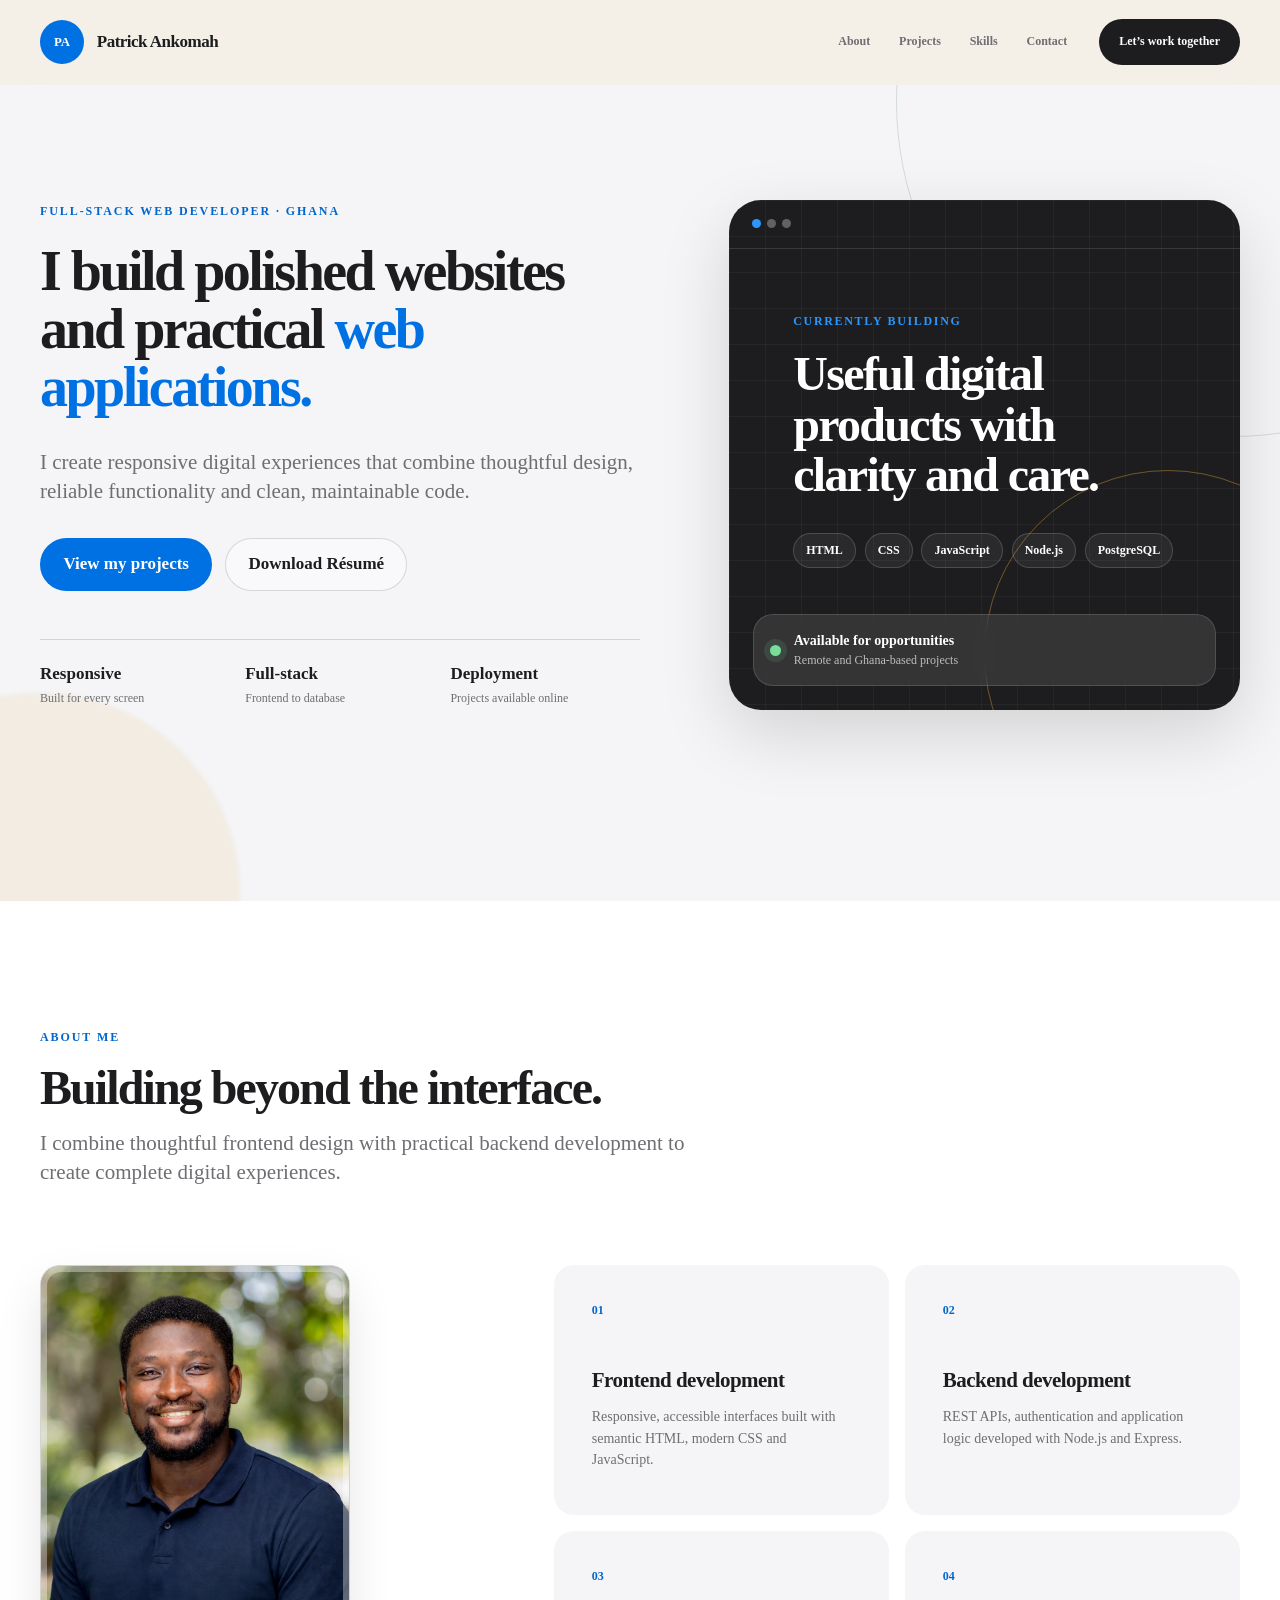
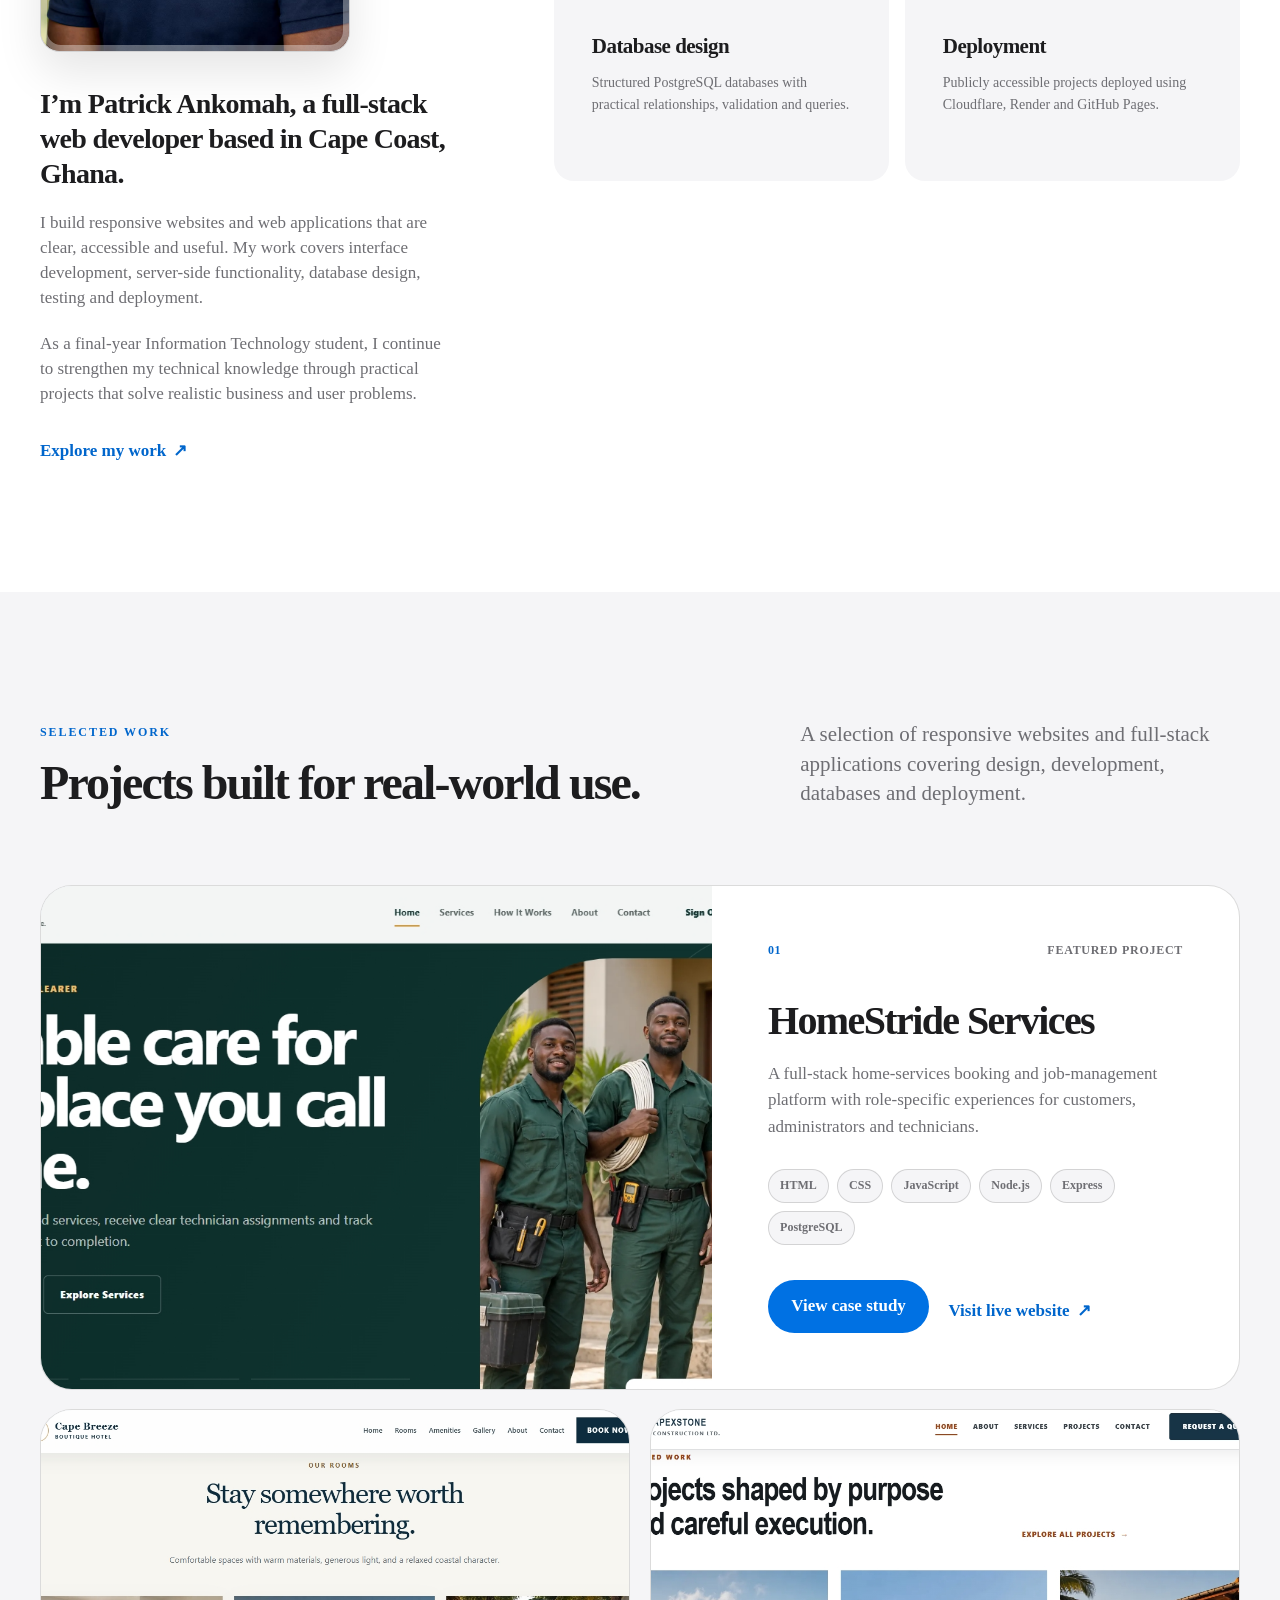
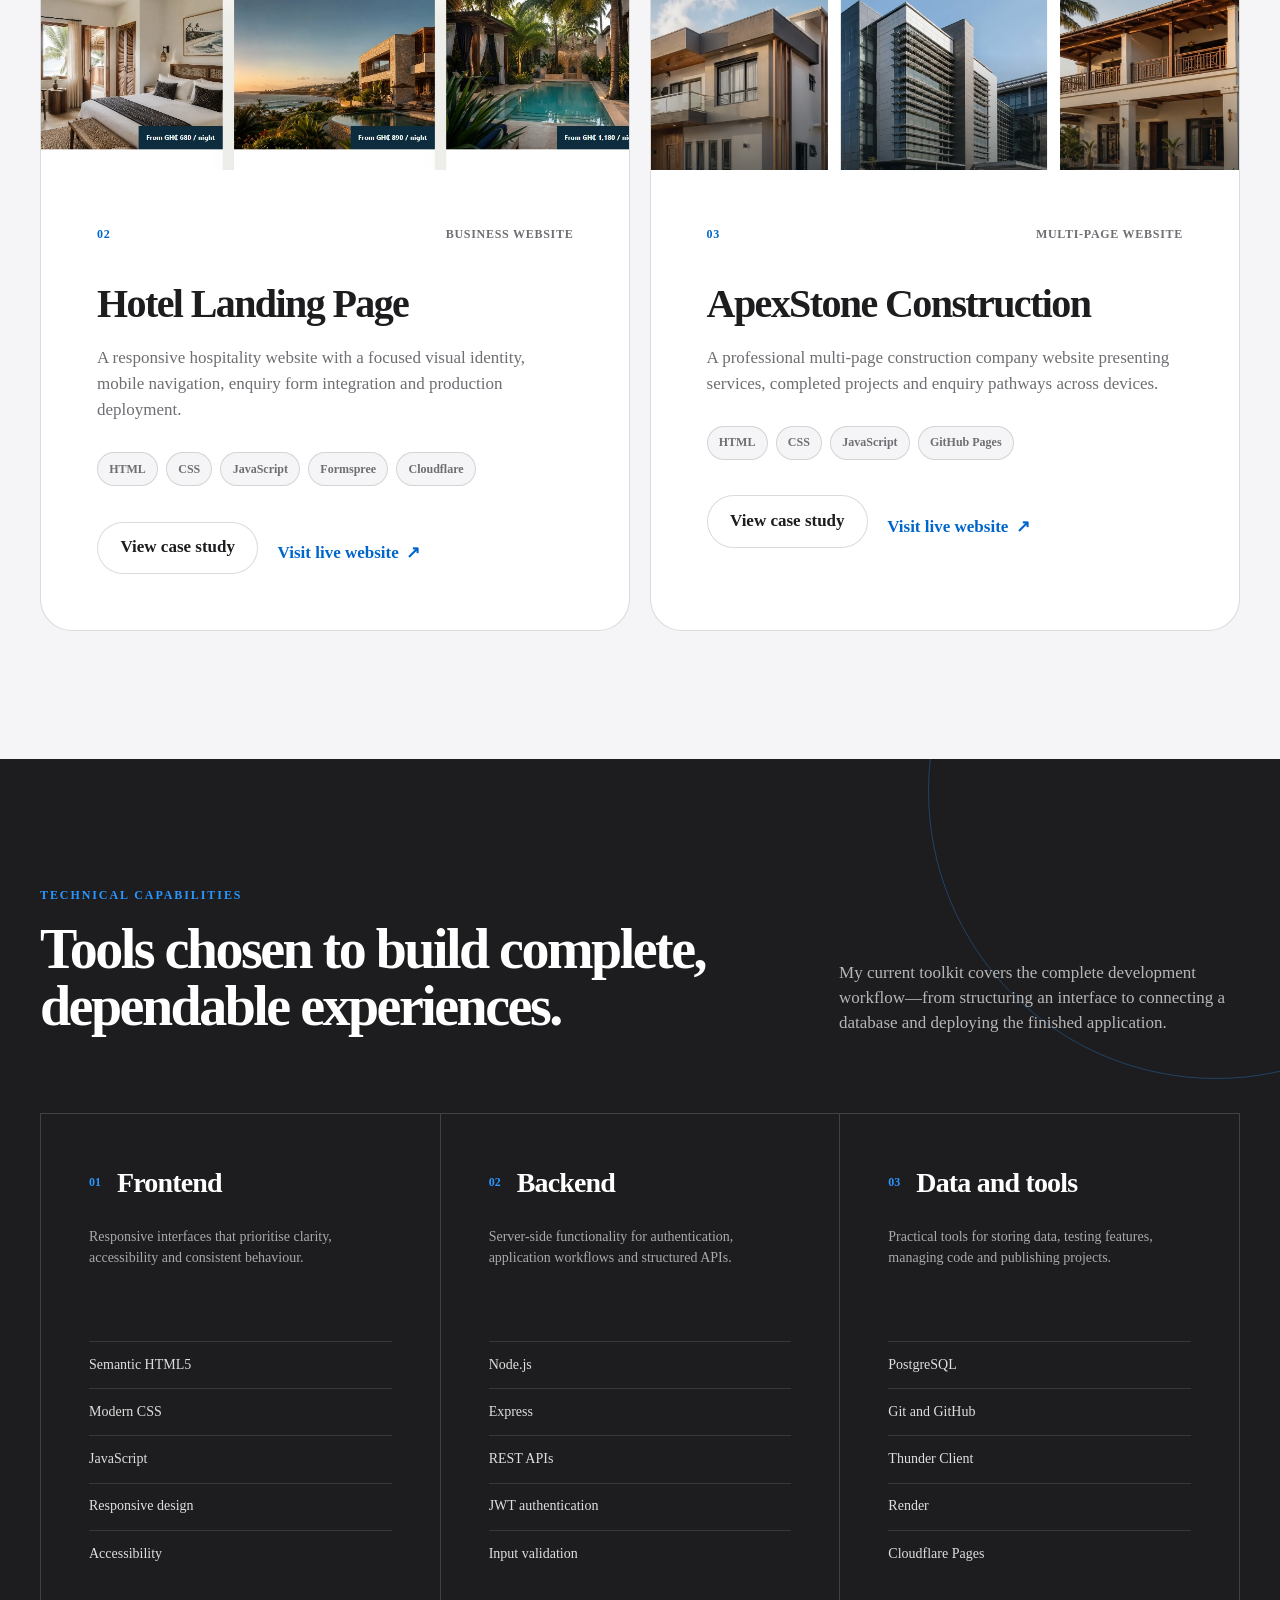
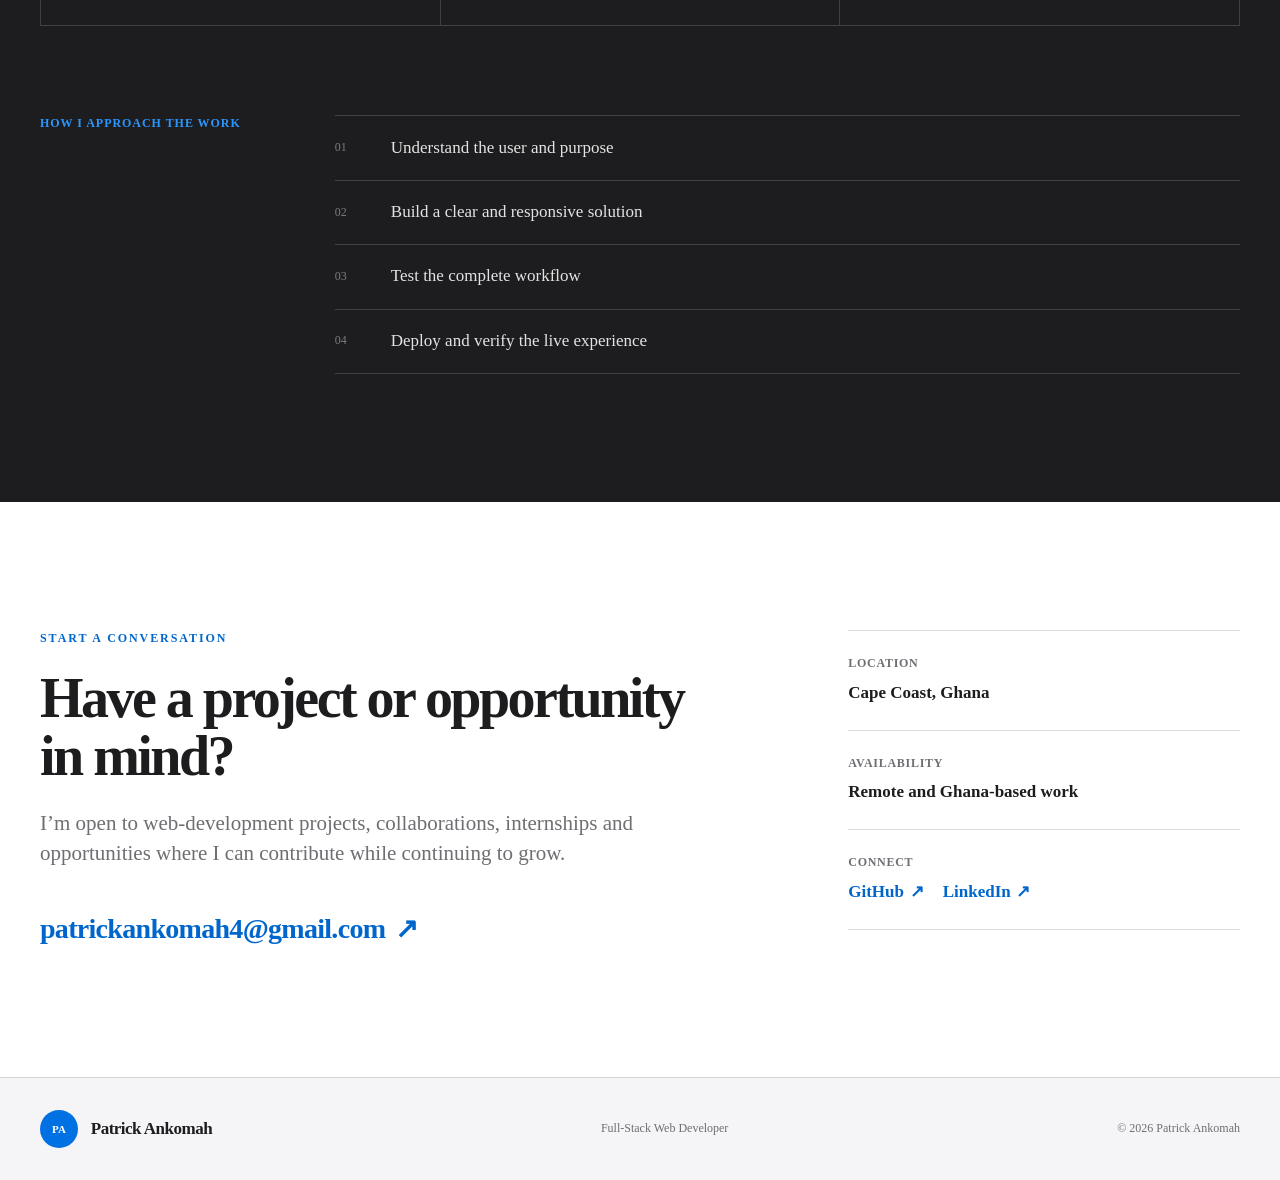
<file: index.html>
<!DOCTYPE html>
<html lang="en">
<head>
  <meta charset="UTF-8">

  <meta
    name="viewport"
    content="width=device-width, initial-scale=1.0"
  >

  <meta
    name="description"
    content="Portfolio of Patrick Ankomah, a full-stack web developer building responsive websites and practical web applications."
  >

    <meta
    property="og:title"
    content="Patrick Ankomah | Full-Stack Web Developer"
  >

  <meta
    property="og:description"
    content="Explore my full-stack and frontend development projects, including responsive websites, REST APIs and database-driven applications."
  >

  <meta
    property="og:type"
    content="website"
  >

  <meta
    property="og:url"
    content="https://patrick-ankomah-portfolio.pages.dev/"
  >

  <meta
    property="og:image"
    content="https://patrick-ankomah-portfolio.pages.dev/assets/images/portfolio-preview.png"
  >

  <meta
    property="og:image:alt"
    content="Patrick Ankomah Full-Stack Web Developer portfolio"
  >

  <meta
    name="twitter:card"
    content="summary_large_image"
  >

  <title>
    Patrick Ankomah | Full-Stack Web Developer
  </title>
  
  <link
    rel="icon"
    href="assets/icons/favicon.svg"
    type="image/svg+xml"
  >

  <link
    rel="stylesheet"
    href="assets/css/style.css"
  >

  <script
    src="assets/js/main.js"
    defer
  ></script>
</head>

<body>
  <a class="skip-link" href="#mainContent">
    Skip to main content
  </a>

  <header class="site-header">
    <div class="container header-content">
      <a class="brand" href="index.html">
        <span class="brand-mark" aria-hidden="true">
          PA
        </span>

        <span class="brand-name">
          Patrick Ankomah
        </span>
      </a>

      <button
        class="navigation-toggle"
        type="button"
        aria-expanded="false"
        aria-controls="primaryNavigation"
        data-navigation-toggle
      >
        <span></span>
        <span></span>
        <span></span>

        <span class="screen-reader-only">
          Open navigation menu
        </span>
      </button>

      <nav
        class="primary-navigation"
        id="primaryNavigation"
        aria-label="Primary navigation"
        data-navigation
      >
        <a href="#about">About</a>
        <a href="#projects">Projects</a>
        <a href="#skills">Skills</a>
        <a href="#contact">Contact</a>
      </nav>

      <a class="header-cta" href="#contact">
        Let’s work together
      </a>
    </div>
  </header>

  <main id="mainContent">
    <section class="hero" id="home">
      <div class="container hero-layout">
        <div class="hero-content">
          <p class="eyebrow">
            Full-Stack Web Developer · Ghana
          </p>

          <h1>
            I build polished websites and practical
            <span>web applications.</span>
          </h1>

          <p class="hero-description">
            I create responsive digital experiences that
            combine thoughtful design, reliable functionality
            and clean, maintainable code.
          </p>

          <div class="hero-actions">
            <a class="button button-primary" href="#projects">
              View my projects
            </a>

            <a
              class="button button-secondary"
              href="assets/documents/patrick-ankomah-resume.pdf"
              download="Patrick-Ankomah-Resume.pdf"
            >
              Download Résumé
            </a>
          </div>

          <ul class="hero-highlights" aria-label="Key strengths">
            <li>
              <strong>Responsive</strong>
              <span>Built for every screen</span>
            </li>

            <li>
              <strong>Full-stack</strong>
              <span>Frontend to database</span>
            </li>

            <li>
              <strong>Deployment</strong>
              <span>Projects available online</span>
            </li>
          </ul>
        </div>

        <div class="hero-visual" aria-hidden="true">
          <div class="visual-frame">
            <div class="visual-toolbar">
              <span></span>
              <span></span>
              <span></span>
            </div>

            <div class="visual-content">
              <p>Currently building</p>

              <h2>
                Useful digital products with clarity and care.
              </h2>

              <div class="visual-stack">
                <span>HTML</span>
                <span>CSS</span>
                <span>JavaScript</span>
                <span>Node.js</span>
                <span>PostgreSQL</span>
              </div>
            </div>

            <div class="availability-card">
              <span class="availability-dot"></span>

              <div>
                <strong>Available for opportunities</strong>
                <span>Remote and Ghana-based projects</span>
              </div>
            </div>
          </div>
        </div>
      </div>
    </section>
        <section class="about-section" id="about">
      <div class="container">
        <div class="section-heading">
          <p class="eyebrow">About me</p>

          <h2>
            Building beyond the interface.
          </h2>

          <p>
            I combine thoughtful frontend design with
            practical backend development to create complete
            digital experiences.
          </p>
        </div>

        <div class="about-layout">
        <div class="about-copy">
          <figure class="about-portrait">
            <img
              src="assets/images/patrick-ankomah-profile.jpg"
              alt="Portrait of Patrick Ankomah"
              width="800"
              height="1000"
              loading="lazy"
              decoding="async"
            >
          </figure>

          <p class="about-introduction">
            I’m Patrick Ankomah, a full-stack web developer
            based in Cape Coast, Ghana.
          </p>

            <p>
              I build responsive websites and web applications
              that are clear, accessible and useful. My work
              covers interface development, server-side
              functionality, database design, testing and
              deployment.
            </p>

            <p>
              As a final-year Information Technology student,
              I continue to strengthen my technical knowledge
              through practical projects that solve realistic
              business and user problems.
            </p>

            <a class="text-link" href="#projects">
              Explore my work
              <span aria-hidden="true">↗</span>
            </a>
          </div>

          <div class="about-details">
            <article class="about-detail-card">
              <span>01</span>
              <h3>Frontend development</h3>
              <p>
                Responsive, accessible interfaces built with
                semantic HTML, modern CSS and JavaScript.
              </p>
            </article>

            <article class="about-detail-card">
              <span>02</span>
              <h3>Backend development</h3>
              <p>
                REST APIs, authentication and application
                logic developed with Node.js and Express.
              </p>
            </article>

            <article class="about-detail-card">
              <span>03</span>
              <h3>Database design</h3>
              <p>
                Structured PostgreSQL databases with practical
                relationships, validation and queries.
              </p>
            </article>

            <article class="about-detail-card">
              <span>04</span>
              <h3>Deployment</h3>
              <p>
                Publicly accessible projects deployed using
                Cloudflare, Render and GitHub Pages.
              </p>
            </article>
          </div>
        </div>
      </div>
    </section>
        <section class="projects-section" id="projects">
      <div class="container">
        <div class="section-heading projects-heading">
          <div>
            <p class="eyebrow">Selected work</p>

            <h2>
              Projects built for real-world use.
            </h2>
          </div>

          <p>
            A selection of responsive websites and full-stack
            applications covering design, development,
            databases and deployment.
          </p>
        </div>

        <div class="project-list">
          <article class="project-card project-featured">
        <div
          class="project-preview project-image-preview homestride-preview"
        >              
          <img
          class="project-screenshot"
          src="assets/images/projects/homestride-homepage.png"
          alt="HomeStride Services home-services platform homepage"
          loading="lazy"
          decoding="async"
          >
          </div>

            <div class="project-content">
              <div class="project-meta">
                <span>01</span>
                <span>Featured project</span>
              </div>

              <h3>HomeStride Services</h3>

              <p>
                A full-stack home-services booking and
                job-management platform with role-specific
                experiences for customers, administrators and
                technicians.
              </p>

              <ul class="project-technologies">
                <li>HTML</li>
                <li>CSS</li>
                <li>JavaScript</li>
                <li>Node.js</li>
                <li>Express</li>
                <li>PostgreSQL</li>
              </ul>

              <div class="project-links">
                <a
                  class="button button-primary"
                  href="projects/homestride-services.html"
                >
                  View case study
                </a>

                <a
                  class="text-link"
                  href="https://homestride-services.pages.dev/"
                  target="_blank"
                  rel="noopener noreferrer"
                >
                  Visit live website
                  <span aria-hidden="true">↗</span>
                </a>
              </div>
            </div>
          </article>

          <article class="project-card">
            <div
              class="project-preview project-image-preview hotel-preview"
            >
              <img
                class="project-screenshot"
                src="assets/images/projects/cape-breeze-homepage.png"
                alt="Cape Breeze Boutique Hotel homepage"
                loading="lazy"
                decoding="async"
              >
            </div>

            <div class="project-content">
              <div class="project-meta">
                <span>02</span>
                <span>Business website</span>
              </div>

              <h3>Hotel Landing Page</h3>

              <p>
                A responsive hospitality website with a
                focused visual identity, mobile navigation,
                enquiry form integration and production
                deployment.
              </p>

              <ul class="project-technologies">
                <li>HTML</li>
                <li>CSS</li>
                <li>JavaScript</li>
                <li>Formspree</li>
                <li>Cloudflare</li>
              </ul>

                            <div class="project-links">
                <a
                  class="button button-secondary"
                  href="projects/hotel-landing-page.html"
                >
                  View case study
                </a>

                <a
                  class="text-link"
                  href="https://hotel-landing-page.patrickankomah4.workers.dev/"
                  target="_blank"
                  rel="noopener noreferrer"
                >
                  Visit live website
                  <span aria-hidden="true">↗</span>
                </a>
              </div>
            </div>
          </article>

          <article class="project-card">
            <div
              class="project-preview project-image-preview apexstone-preview"
            >
              <img
                class="project-screenshot"
                src="assets/images/projects/apexstone-homepage.png"
                alt="ApexStone Construction company homepage"
                loading="lazy"
                decoding="async"
              >
            </div>
            <div class="project-content">
              <div class="project-meta">
                <span>03</span>
                <span>Multi-page website</span>
              </div>

              <h3>ApexStone Construction</h3>

              <p>
                A professional multi-page construction company
                website presenting services, completed
                projects and enquiry pathways across devices.
              </p>

              <ul class="project-technologies">
                <li>HTML</li>
                <li>CSS</li>
                <li>JavaScript</li>
                <li>GitHub Pages</li>
              </ul>

              <div class="project-links">
                <a
                  class="button button-secondary"
                  href="projects/apexstone-construction.html"
                >
                  View case study
                </a>

                <a
                  class="text-link"
                  href="https://kojoankomah.github.io/construction-company-website/"
                  target="_blank"
                  rel="noopener noreferrer"
                >
                  Visit live website
                  <span aria-hidden="true">↗</span>
                </a>
              </div>
            </div>
          </article>
        </div>
      </div>
    </section>
        <section class="skills-section" id="skills">
      <div class="container">
        <div class="skills-introduction">
          <div>
            <p class="eyebrow">Technical capabilities</p>

            <h2>
              Tools chosen to build complete, dependable
              experiences.
            </h2>
          </div>

          <p>
            My current toolkit covers the complete development
            workflow—from structuring an interface to
            connecting a database and deploying the finished
            application.
          </p>
        </div>

        <div class="skills-grid">
          <article class="skill-group">
            <div class="skill-group-heading">
              <span>01</span>
              <h3>Frontend</h3>
            </div>

            <p>
              Responsive interfaces that prioritise clarity,
              accessibility and consistent behaviour.
            </p>

            <ul>
              <li>Semantic HTML5</li>
              <li>Modern CSS</li>
              <li>JavaScript</li>
              <li>Responsive design</li>
              <li>Accessibility</li>
            </ul>
          </article>

          <article class="skill-group">
            <div class="skill-group-heading">
              <span>02</span>
              <h3>Backend</h3>
            </div>

            <p>
              Server-side functionality for authentication,
              application workflows and structured APIs.
            </p>

            <ul>
              <li>Node.js</li>
              <li>Express</li>
              <li>REST APIs</li>
              <li>JWT authentication</li>
              <li>Input validation</li>
            </ul>
          </article>

          <article class="skill-group">
            <div class="skill-group-heading">
              <span>03</span>
              <h3>Data and tools</h3>
            </div>

            <p>
              Practical tools for storing data, testing
              features, managing code and publishing projects.
            </p>

            <ul>
              <li>PostgreSQL</li>
              <li>Git and GitHub</li>
              <li>Thunder Client</li>
              <li>Render</li>
              <li>Cloudflare Pages</li>
            </ul>
          </article>
        </div>

        <div class="working-principles">
          <p>How I approach the work</p>

          <ul>
            <li>
              <span>01</span>
              Understand the user and purpose
            </li>

            <li>
              <span>02</span>
              Build a clear and responsive solution
            </li>

            <li>
              <span>03</span>
              Test the complete workflow
            </li>

            <li>
              <span>04</span>
              Deploy and verify the live experience
            </li>
          </ul>
        </div>
      </div>
    </section>
        <section class="contact-section" id="contact">
      <div class="container contact-layout">
        <div class="contact-content">
          <p class="eyebrow">Start a conversation</p>

          <h2>
            Have a project or opportunity in mind?
          </h2>

          <p>
            I’m open to web-development projects,
            collaborations, internships and opportunities
            where I can contribute while continuing to grow.
          </p>

          <a
            class="contact-email"
            href="mailto:patrickankomah4@gmail.com"
          >
            patrickankomah4@gmail.com
            <span aria-hidden="true">↗</span>
          </a>
        </div>

        <div class="contact-details">
          <div>
            <span>Location</span>
            <strong>Cape Coast, Ghana</strong>
          </div>

          <div>
            <span>Availability</span>
            <strong>Remote and Ghana-based work</strong>
          </div>

          <div>
            <span>Connect</span>

            <nav aria-label="Social links">
              <a
                href="https://github.com/kojoankomah"
                target="_blank"
                rel="noopener noreferrer"
              >
                GitHub
                <span aria-hidden="true">↗</span>
              </a>

              <a
                href="https://www.linkedin.com/in/patrickankomah/"
                target="_blank"
                rel="noopener noreferrer"
              >
                LinkedIn
                <span aria-hidden="true">↗</span>
              </a>
            </nav>
          </div>
        </div>
      </div>
    </section>
  </main>
    <footer class="site-footer">
    <div class="container footer-content">
      <a class="brand" href="#home">
        <span class="brand-mark" aria-hidden="true">
          PA
        </span>

        <span class="brand-name">
          Patrick Ankomah
        </span>
      </a>

      <p>
        Full-Stack Web Developer
      </p>

      <p>
        © <span id="currentYear"></span>
        Patrick Ankomah
      </p>
    </div>
  </footer>
</body>
</html>
</file>
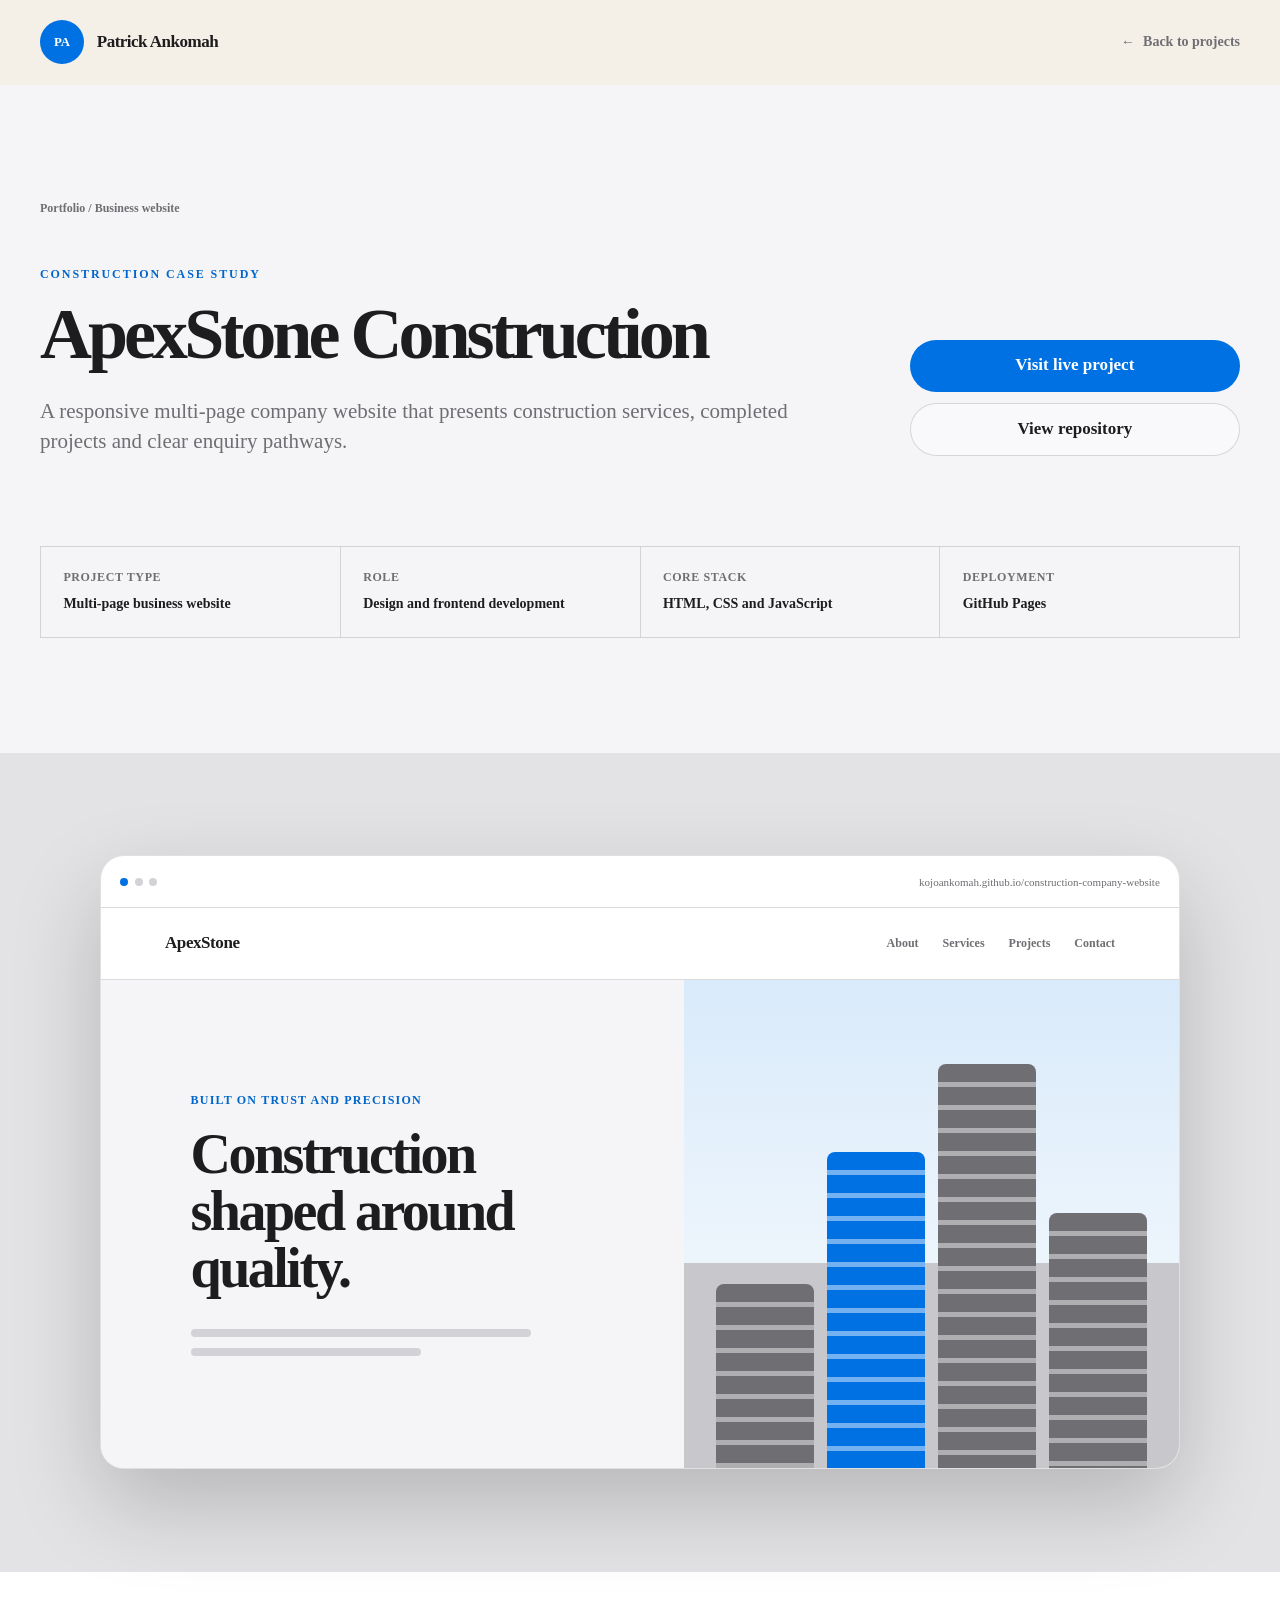
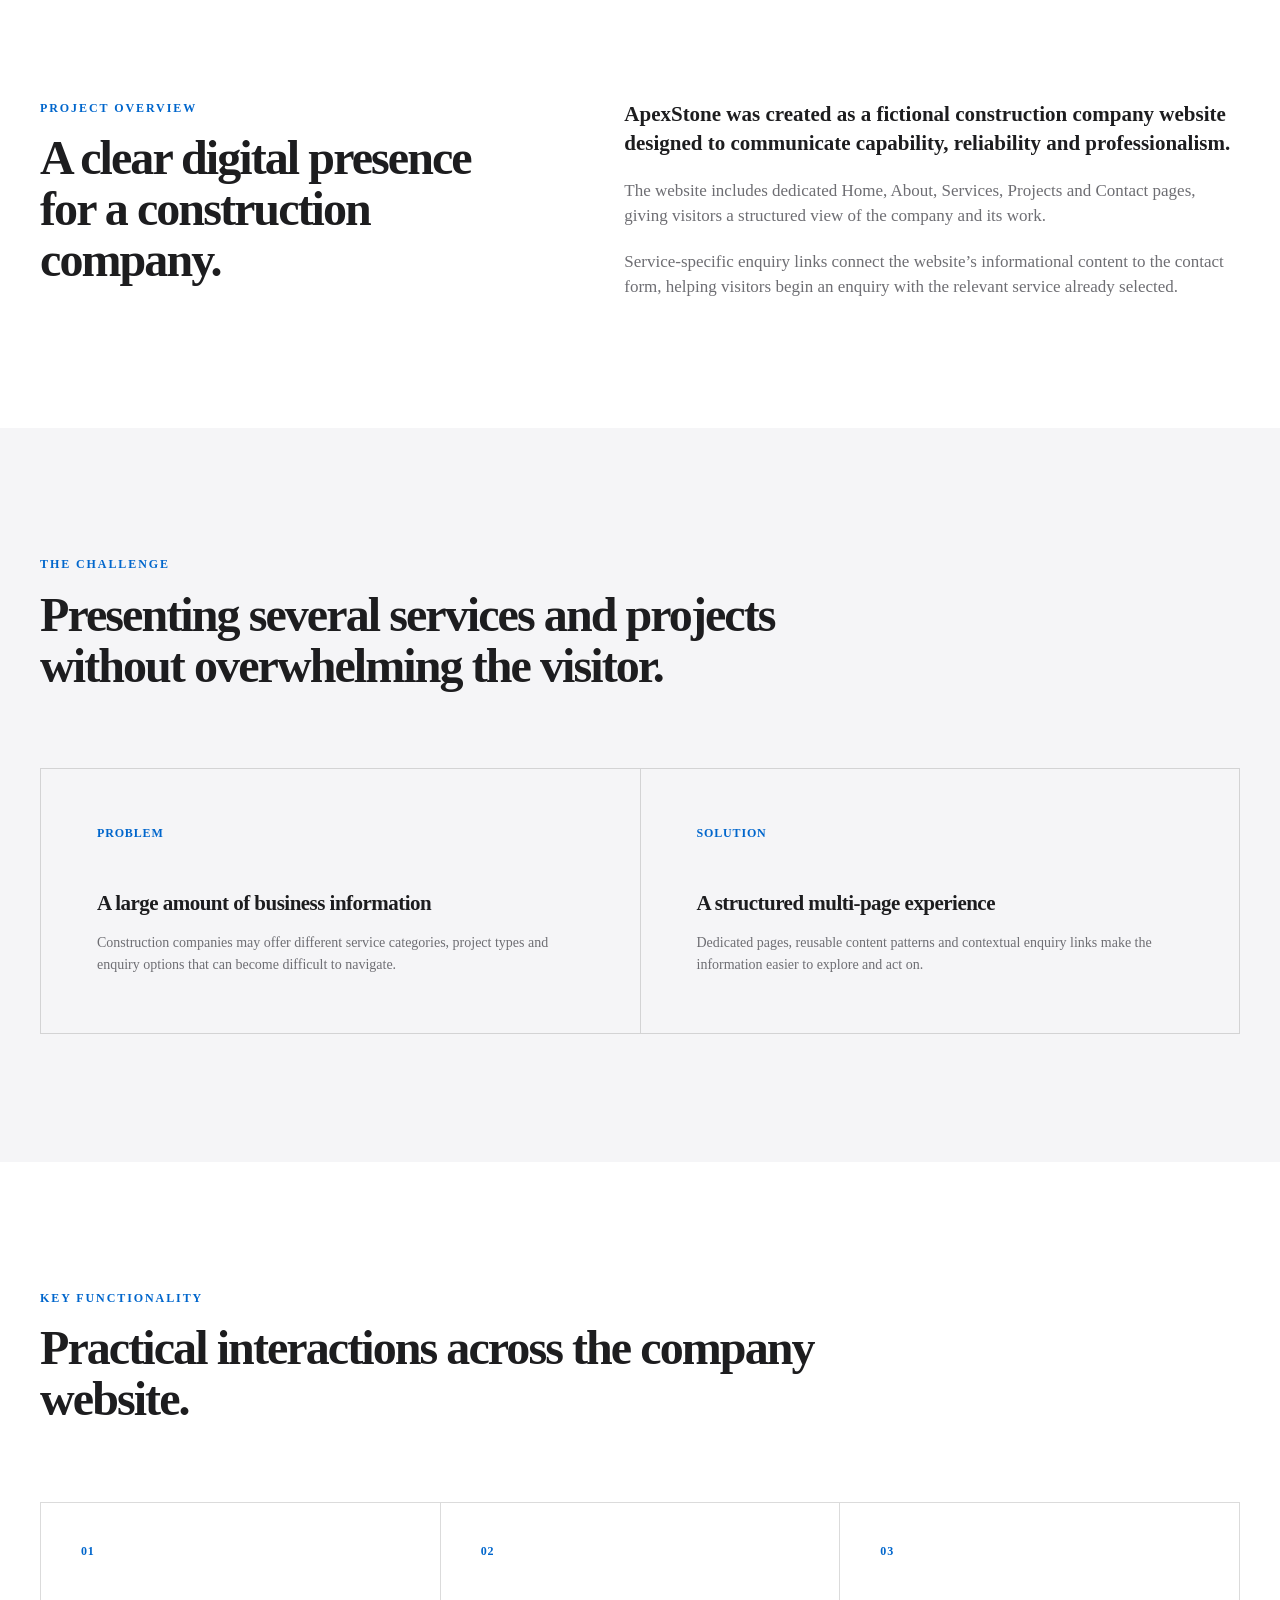
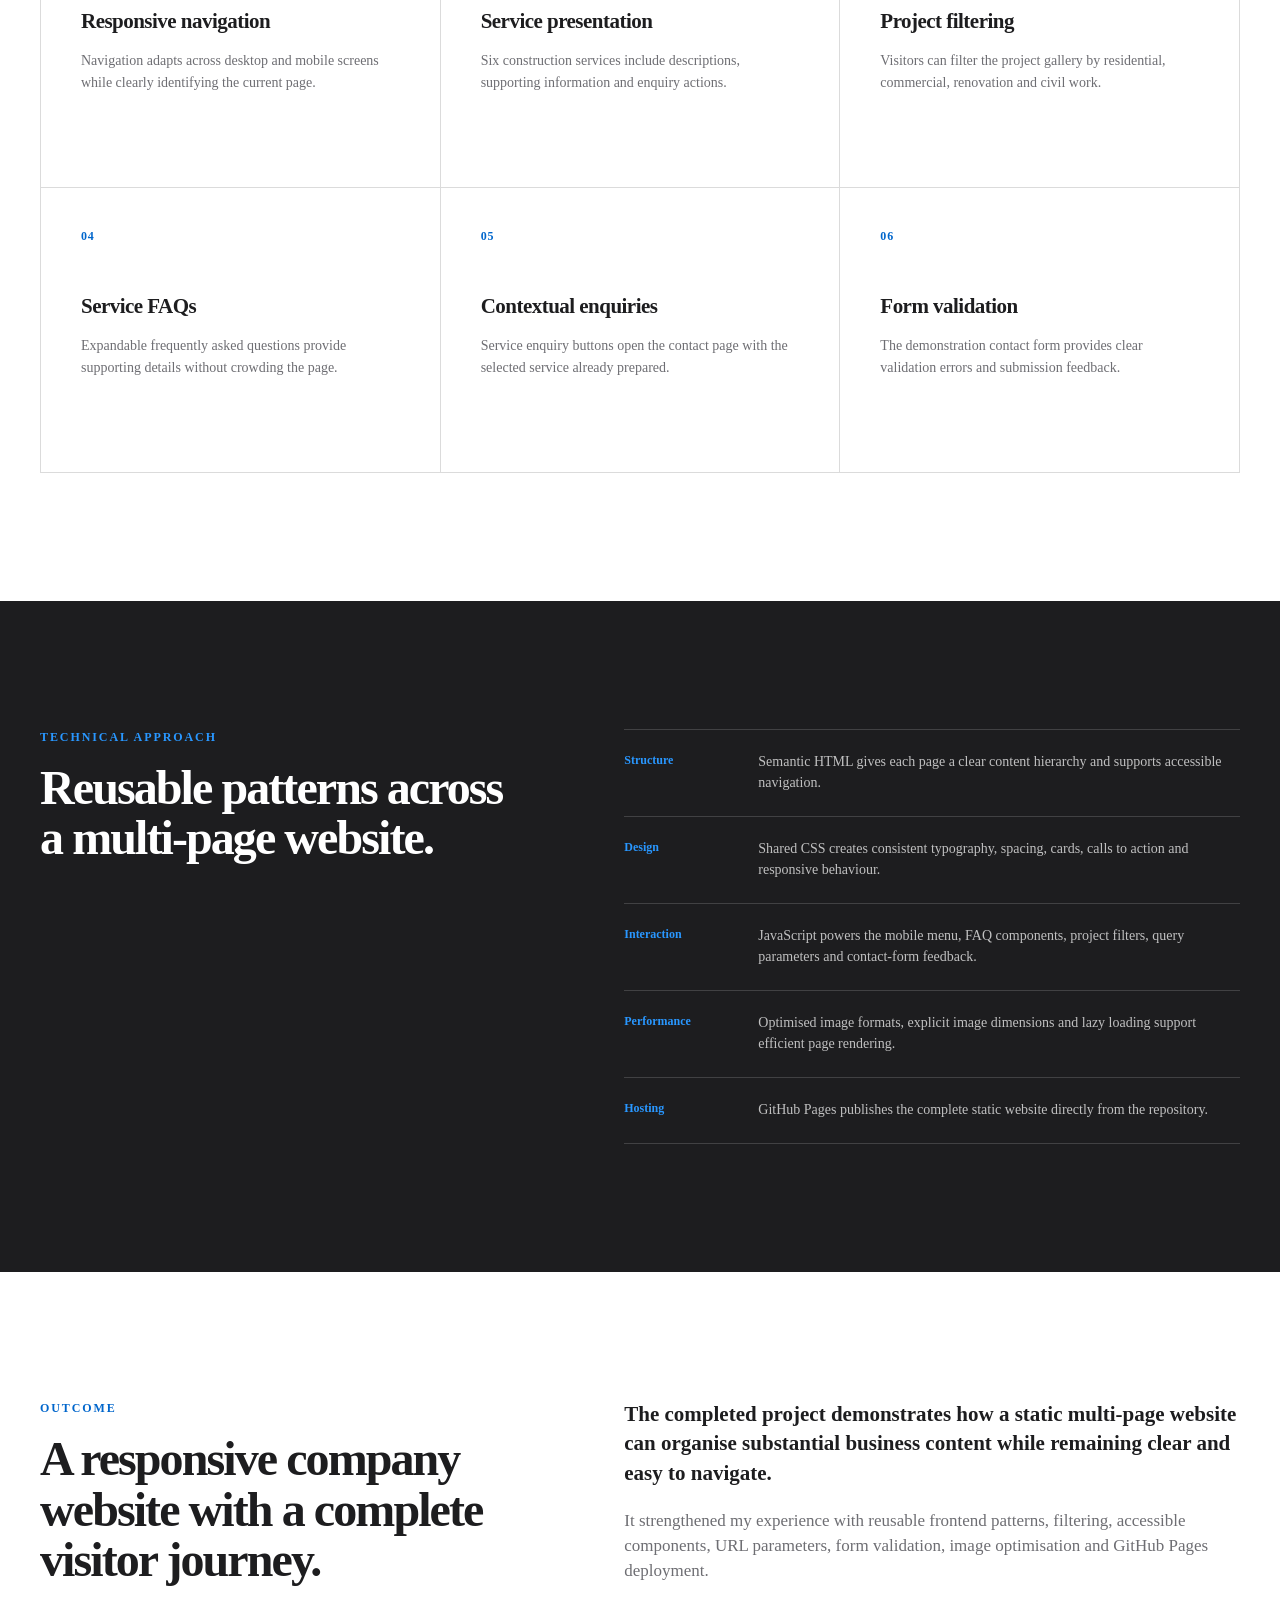
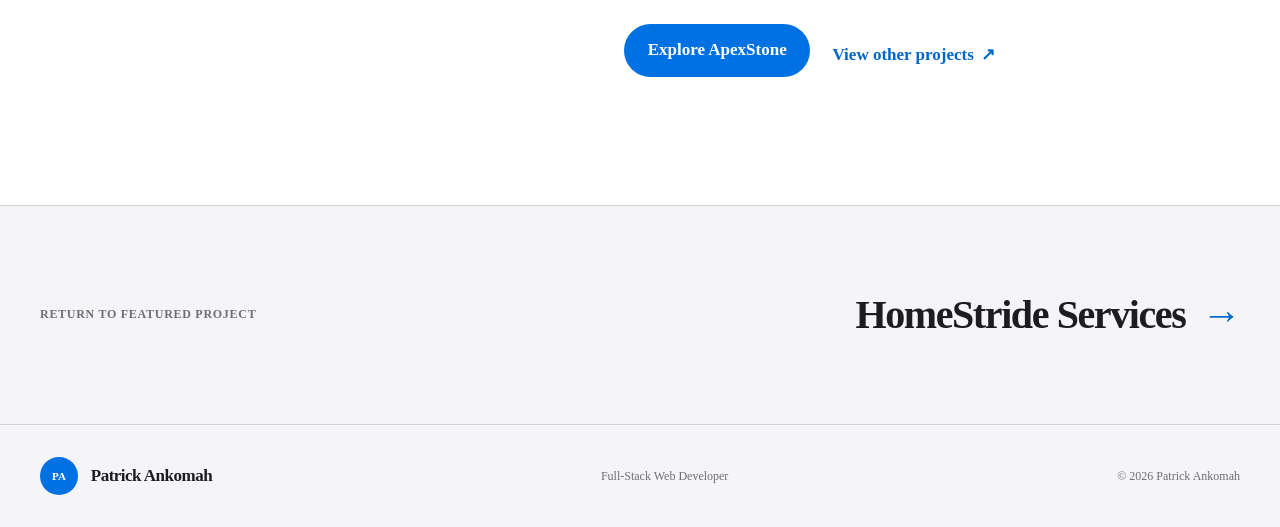
<file: projects/apexstone-construction.html>
<!DOCTYPE html>
<html lang="en">
<head>
  <meta charset="UTF-8">

  <meta
    name="viewport"
    content="width=device-width, initial-scale=1.0"
  >

  <meta
    name="description"
    content="ApexStone Construction case study by Patrick Ankomah—a responsive multi-page construction company website."
  >

  <title>
    ApexStone Construction Case Study | Patrick Ankomah
  </title>
  <link
    rel="icon"
    href="../assets/icons/favicon.svg"
    type="image/svg+xml"
  >
  <link
    rel="stylesheet"
    href="../assets/css/style.css"
  >

  <script
    src="../assets/js/main.js"
    defer
  ></script>
</head>

<body class="case-study-page">
  <a class="skip-link" href="#mainContent">
    Skip to main content
  </a>

  <header class="site-header">
    <div class="container case-header-content">
      <a class="brand" href="../index.html">
        <span class="brand-mark" aria-hidden="true">
          PA
        </span>

        <span class="brand-name">
          Patrick Ankomah
        </span>
      </a>

      <a class="case-back-link" href="../index.html#projects">
        <span aria-hidden="true">←</span>
        Back to projects
      </a>
    </div>
  </header>

  <main id="mainContent">
    <section class="case-study-hero">
      <div class="container">
        <p class="case-breadcrumb">
          Portfolio / Business website
        </p>

        <div class="case-hero-layout">
          <div>
            <p class="eyebrow">Construction case study</p>

            <h1>ApexStone Construction</h1>

            <p class="case-summary">
              A responsive multi-page company website that
              presents construction services, completed
              projects and clear enquiry pathways.
            </p>
          </div>

          <div class="case-actions">
            <a
              class="button button-primary"
              href="https://kojoankomah.github.io/construction-company-website/"
              target="_blank"
              rel="noopener noreferrer"
            >
              Visit live project
            </a>

            <a
              class="button button-secondary"
              href="https://github.com/kojoankomah/construction-company-website"
              target="_blank"
              rel="noopener noreferrer"
            >
              View repository
            </a>
          </div>
        </div>

        <dl class="case-facts">
          <div>
            <dt>Project type</dt>
            <dd>Multi-page business website</dd>
          </div>

          <div>
            <dt>Role</dt>
            <dd>Design and frontend development</dd>
          </div>

          <div>
            <dt>Core stack</dt>
            <dd>HTML, CSS and JavaScript</dd>
          </div>

          <div>
            <dt>Deployment</dt>
            <dd>GitHub Pages</dd>
          </div>
        </dl>
      </div>
    </section>

    <section
      class="case-showcase apexstone-case-showcase"
      aria-label="ApexStone interface preview"
    >
      <div class="container">
        <div class="case-browser">
          <div class="case-browser-toolbar">
            <div>
              <span></span>
              <span></span>
              <span></span>
            </div>

            <span>
              kojoankomah.github.io/construction-company-website
            </span>
          </div>

          <div class="apexstone-browser-content">
            <div class="apexstone-preview-navigation">
              <strong>ApexStone</strong>

              <div>
                <span>About</span>
                <span>Services</span>
                <span>Projects</span>
                <span>Contact</span>
              </div>
            </div>

            <div class="apexstone-preview-layout">
              <div class="apexstone-preview-copy">
                <p>Built on trust and precision</p>

                <h2>
                  Construction shaped around quality.
                </h2>

                <span></span>
                <span></span>
              </div>

              <div class="apexstone-preview-building">
                <span></span>
                <span></span>
                <span></span>
                <span></span>
              </div>
            </div>
          </div>
        </div>
      </div>
    </section>

    <section class="case-study-section">
      <div class="container case-section-layout">
        <div class="case-section-heading">
          <p class="eyebrow">Project overview</p>

          <h2>
            A clear digital presence for a construction
            company.
          </h2>
        </div>

        <div class="case-section-copy">
          <p class="case-lead">
            ApexStone was created as a fictional construction
            company website designed to communicate
            capability, reliability and professionalism.
          </p>

          <p>
            The website includes dedicated Home, About,
            Services, Projects and Contact pages, giving
            visitors a structured view of the company and its
            work.
          </p>

          <p>
            Service-specific enquiry links connect the
            website’s informational content to the contact
            form, helping visitors begin an enquiry with the
            relevant service already selected.
          </p>
        </div>
      </div>
    </section>

    <section class="case-study-section case-study-section-muted">
      <div class="container">
        <div class="case-section-heading case-section-heading-wide">
          <p class="eyebrow">The challenge</p>

          <h2>
            Presenting several services and projects without
            overwhelming the visitor.
          </h2>
        </div>

        <div class="case-comparison">
          <article>
            <span>Problem</span>

            <h3>A large amount of business information</h3>

            <p>
              Construction companies may offer different
              service categories, project types and enquiry
              options that can become difficult to navigate.
            </p>
          </article>

          <article>
            <span>Solution</span>

            <h3>A structured multi-page experience</h3>

            <p>
              Dedicated pages, reusable content patterns and
              contextual enquiry links make the information
              easier to explore and act on.
            </p>
          </article>
        </div>
      </div>
    </section>

    <section class="case-study-section">
      <div class="container">
        <div class="case-section-heading case-section-heading-wide">
          <p class="eyebrow">Key functionality</p>

          <h2>
            Practical interactions across the company website.
          </h2>
        </div>

        <div class="case-feature-grid">
          <article>
            <span>01</span>
            <h3>Responsive navigation</h3>
            <p>
              Navigation adapts across desktop and mobile
              screens while clearly identifying the current
              page.
            </p>
          </article>

          <article>
            <span>02</span>
            <h3>Service presentation</h3>
            <p>
              Six construction services include descriptions,
              supporting information and enquiry actions.
            </p>
          </article>

          <article>
            <span>03</span>
            <h3>Project filtering</h3>
            <p>
              Visitors can filter the project gallery by
              residential, commercial, renovation and civil
              work.
            </p>
          </article>

          <article>
            <span>04</span>
            <h3>Service FAQs</h3>
            <p>
              Expandable frequently asked questions provide
              supporting details without crowding the page.
            </p>
          </article>

          <article>
            <span>05</span>
            <h3>Contextual enquiries</h3>
            <p>
              Service enquiry buttons open the contact page
              with the selected service already prepared.
            </p>
          </article>

          <article>
            <span>06</span>
            <h3>Form validation</h3>
            <p>
              The demonstration contact form provides clear
              validation errors and submission feedback.
            </p>
          </article>
        </div>
      </div>
    </section>

    <section class="case-study-section case-technical-section">
      <div class="container case-section-layout">
        <div class="case-section-heading">
          <p class="eyebrow">Technical approach</p>

          <h2>
            Reusable patterns across a multi-page website.
          </h2>
        </div>

        <div class="technical-list">
          <div>
            <span>Structure</span>
            <p>
              Semantic HTML gives each page a clear content
              hierarchy and supports accessible navigation.
            </p>
          </div>

          <div>
            <span>Design</span>
            <p>
              Shared CSS creates consistent typography,
              spacing, cards, calls to action and responsive
              behaviour.
            </p>
          </div>

          <div>
            <span>Interaction</span>
            <p>
              JavaScript powers the mobile menu, FAQ
              components, project filters, query parameters
              and contact-form feedback.
            </p>
          </div>

          <div>
            <span>Performance</span>
            <p>
              Optimised image formats, explicit image
              dimensions and lazy loading support efficient
              page rendering.
            </p>
          </div>

          <div>
            <span>Hosting</span>
            <p>
              GitHub Pages publishes the complete static
              website directly from the repository.
            </p>
          </div>
        </div>
      </div>
    </section>

    <section class="case-study-section case-outcome">
      <div class="container case-section-layout">
        <div class="case-section-heading">
          <p class="eyebrow">Outcome</p>

          <h2>
            A responsive company website with a complete
            visitor journey.
          </h2>
        </div>

        <div class="case-section-copy">
          <p class="case-lead">
            The completed project demonstrates how a static
            multi-page website can organise substantial
            business content while remaining clear and easy
            to navigate.
          </p>

          <p>
            It strengthened my experience with reusable
            frontend patterns, filtering, accessible
            components, URL parameters, form validation,
            image optimisation and GitHub Pages deployment.
          </p>

          <div class="case-outcome-actions">
            <a
              class="button button-primary"
              href="https://kojoankomah.github.io/construction-company-website/"
              target="_blank"
              rel="noopener noreferrer"
            >
              Explore ApexStone
            </a>

            <a
              class="text-link"
              href="../index.html#projects"
            >
              View other projects
              <span aria-hidden="true">↗</span>
            </a>
          </div>
        </div>
      </div>
    </section>

    <section class="next-project-section">
      <div class="container next-project-content">
        <p>Return to featured project</p>

        <a href="homestride-services.html">
          HomeStride Services
          <span aria-hidden="true">→</span>
        </a>
      </div>
    </section>
  </main>

  <footer class="site-footer">
    <div class="container footer-content">
      <a class="brand" href="../index.html">
        <span class="brand-mark" aria-hidden="true">
          PA
        </span>

        <span class="brand-name">
          Patrick Ankomah
        </span>
      </a>

      <p>Full-Stack Web Developer</p>

      <p>
        © <span id="currentYear"></span>
        Patrick Ankomah
      </p>
    </div>
  </footer>
</body>
</html>
</file>
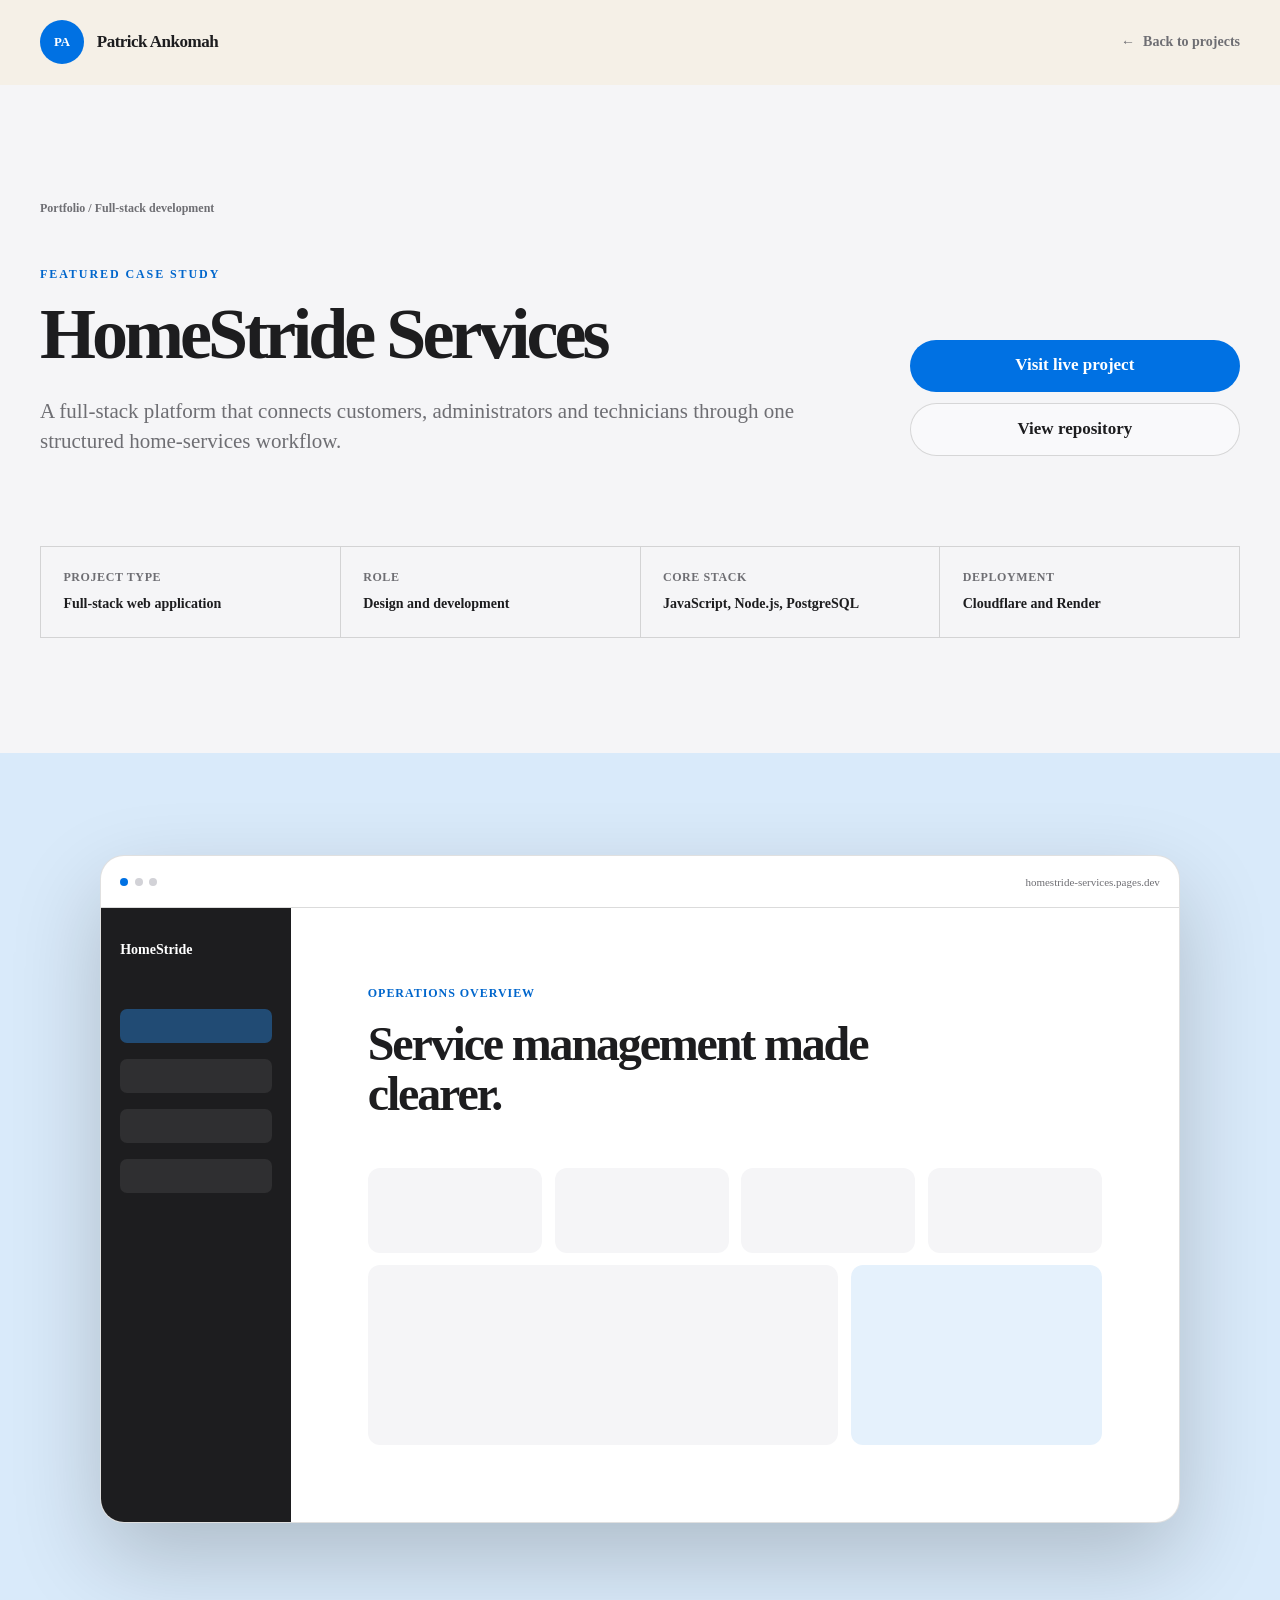
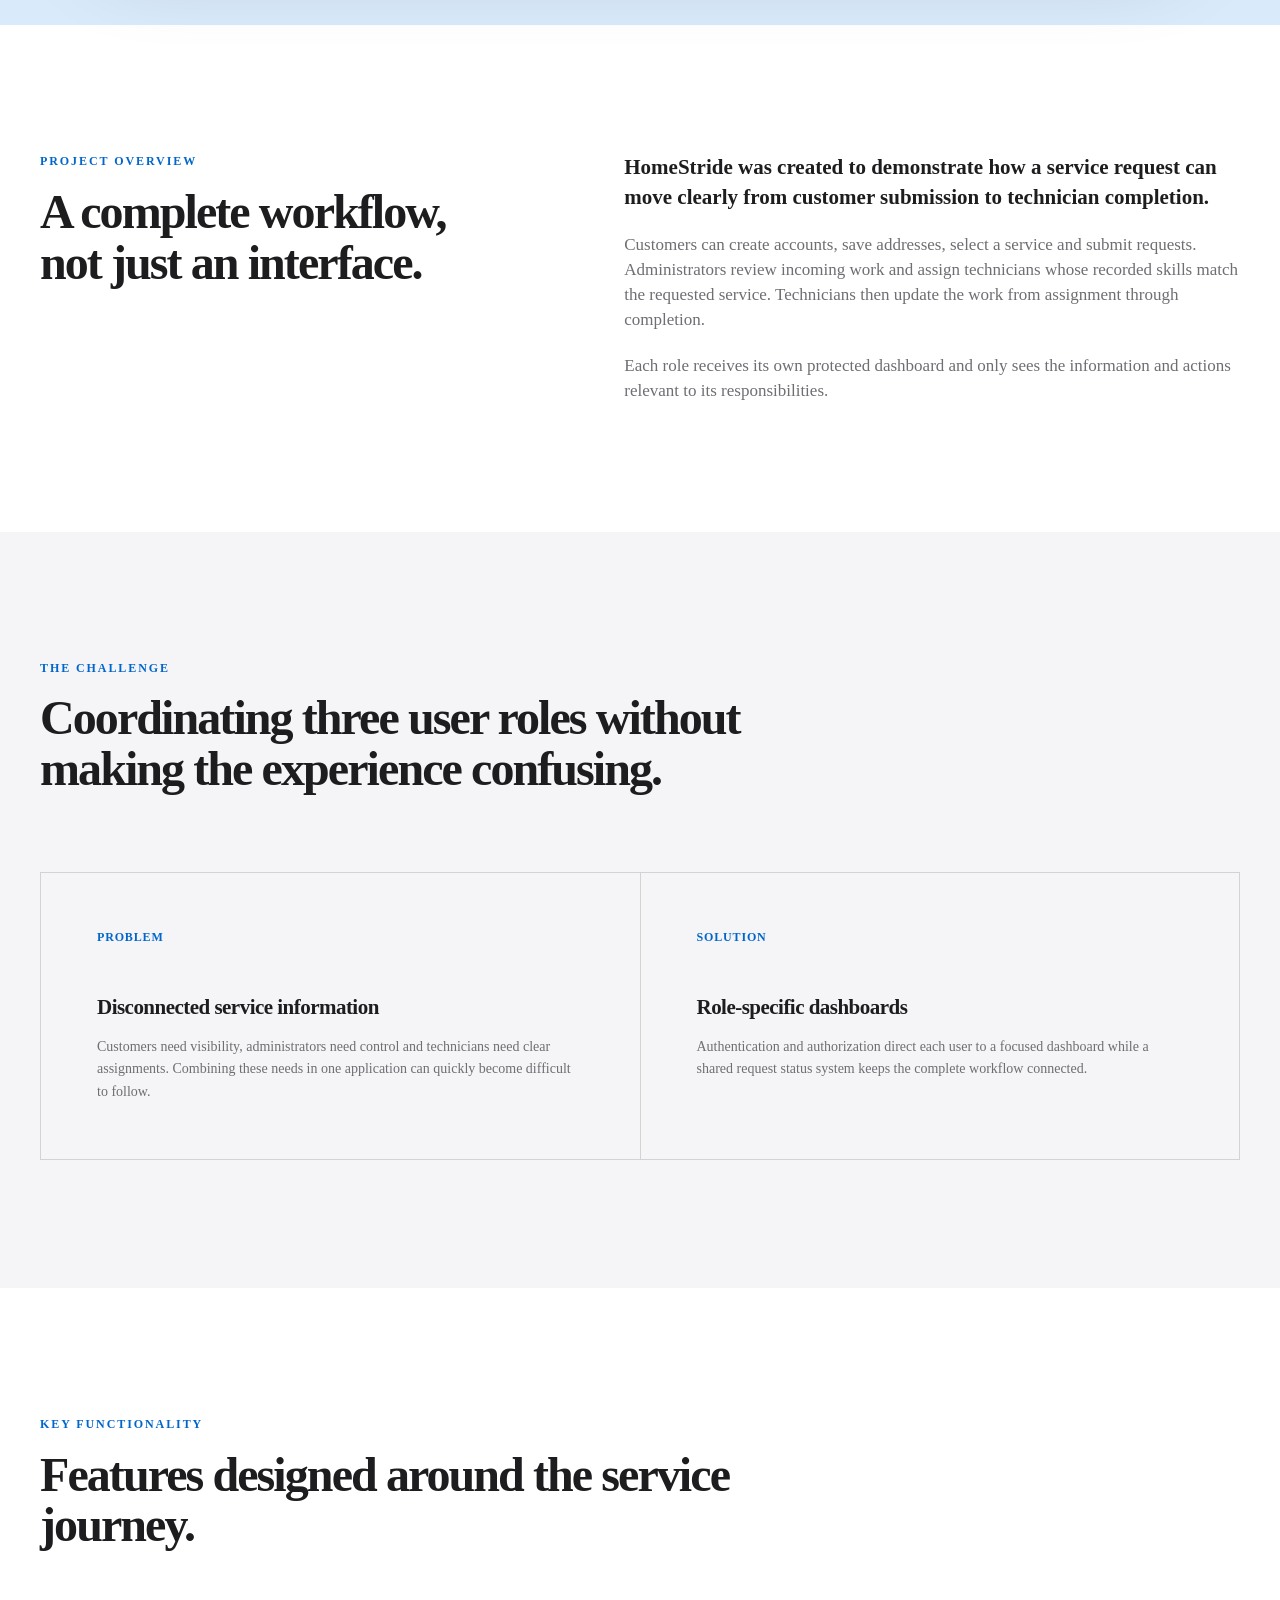
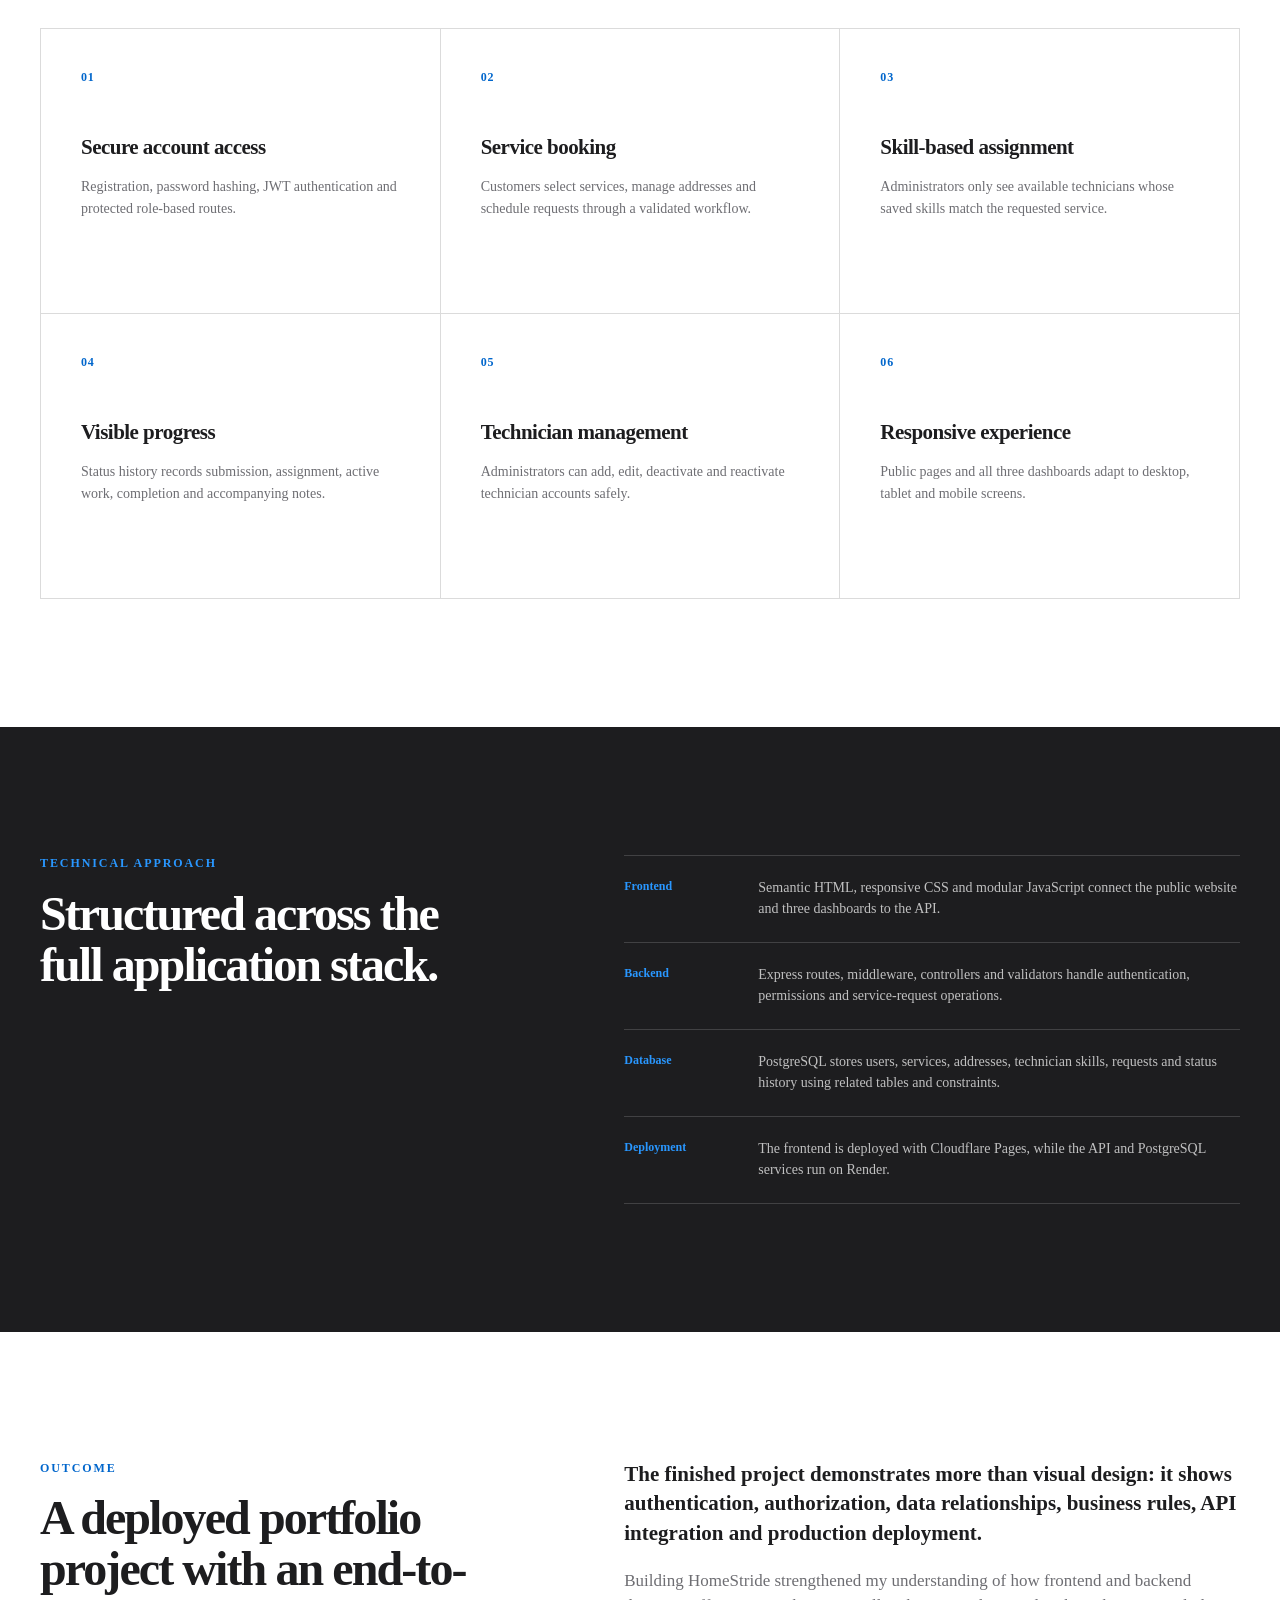
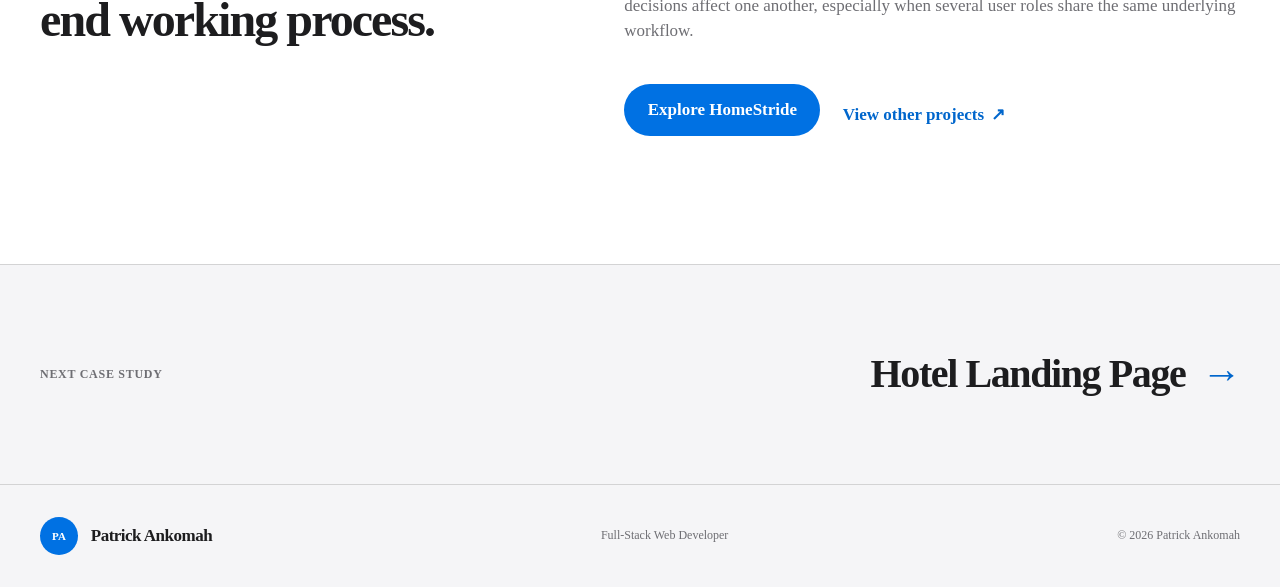
<file: projects/homestride-services.html>
<!DOCTYPE html>
<html lang="en">
<head>
  <meta charset="UTF-8">

  <meta
    name="viewport"
    content="width=device-width, initial-scale=1.0"
  >

  <meta
    name="description"
    content="HomeStride Services case study by Patrick Ankomah—a full-stack home-services booking and job-management platform."
  >

  <title>
    HomeStride Services Case Study | Patrick Ankomah
  </title>
  <link
    rel="icon"
    href="../assets/icons/favicon.svg"
    type="image/svg+xml"
  >
  <link
    rel="stylesheet"
    href="../assets/css/style.css"
  >

  <script
    src="../assets/js/main.js"
    defer
  ></script>
</head>

<body class="case-study-page">
  <a class="skip-link" href="#mainContent">
    Skip to main content
  </a>

  <header class="site-header">
    <div class="container case-header-content">
      <a class="brand" href="../index.html">
        <span class="brand-mark" aria-hidden="true">
          PA
        </span>

        <span class="brand-name">
          Patrick Ankomah
        </span>
      </a>

      <a class="case-back-link" href="../index.html#projects">
        <span aria-hidden="true">←</span>
        Back to projects
      </a>
    </div>
  </header>

  <main id="mainContent">
    <section class="case-study-hero">
      <div class="container">
        <p class="case-breadcrumb">
          Portfolio / Full-stack development
        </p>

        <div class="case-hero-layout">
          <div>
            <p class="eyebrow">Featured case study</p>

            <h1>HomeStride Services</h1>

            <p class="case-summary">
              A full-stack platform that connects customers,
              administrators and technicians through one
              structured home-services workflow.
            </p>
          </div>

          <div class="case-actions">
            <a
              class="button button-primary"
              href="https://homestride-services.pages.dev/"
              target="_blank"
              rel="noopener noreferrer"
            >
              Visit live project
            </a>

            <a
              class="button button-secondary"
              href="https://github.com/kojoankomah/homestride-services-platform"
              target="_blank"
              rel="noopener noreferrer"
            >
              View repository
            </a>
          </div>
        </div>

        <dl class="case-facts">
          <div>
            <dt>Project type</dt>
            <dd>Full-stack web application</dd>
          </div>

          <div>
            <dt>Role</dt>
            <dd>Design and development</dd>
          </div>

          <div>
            <dt>Core stack</dt>
            <dd>JavaScript, Node.js, PostgreSQL</dd>
          </div>

          <div>
            <dt>Deployment</dt>
            <dd>Cloudflare and Render</dd>
          </div>
        </dl>
      </div>
    </section>

    <section
      class="case-showcase homestride-case-showcase"
      aria-label="HomeStride interface preview"
    >
      <div class="container">
        <div class="case-browser">
          <div class="case-browser-toolbar">
            <div>
              <span></span>
              <span></span>
              <span></span>
            </div>

            <span>homestride-services.pages.dev</span>
          </div>

          <div class="case-browser-content">
            <div class="case-browser-sidebar">
              <strong>HomeStride</strong>

              <span></span>
              <span></span>
              <span></span>
              <span></span>
            </div>

            <div class="case-browser-dashboard">
              <p>Operations overview</p>
              <h2>Service management made clearer.</h2>

              <div class="case-browser-statistics">
                <span></span>
                <span></span>
                <span></span>
                <span></span>
              </div>

              <div class="case-browser-panels">
                <span></span>
                <span></span>
              </div>
            </div>
          </div>
        </div>
      </div>
    </section>

    <section class="case-study-section">
      <div class="container case-section-layout">
        <div class="case-section-heading">
          <p class="eyebrow">Project overview</p>
          <h2>A complete workflow, not just an interface.</h2>
        </div>

        <div class="case-section-copy">
          <p class="case-lead">
            HomeStride was created to demonstrate how a
            service request can move clearly from customer
            submission to technician completion.
          </p>

          <p>
            Customers can create accounts, save addresses,
            select a service and submit requests. Administrators
            review incoming work and assign technicians whose
            recorded skills match the requested service.
            Technicians then update the work from assignment
            through completion.
          </p>

          <p>
            Each role receives its own protected dashboard and
            only sees the information and actions relevant to
            its responsibilities.
          </p>
        </div>
      </div>
    </section>

    <section class="case-study-section case-study-section-muted">
      <div class="container">
        <div class="case-section-heading case-section-heading-wide">
          <p class="eyebrow">The challenge</p>

          <h2>
            Coordinating three user roles without making the
            experience confusing.
          </h2>
        </div>

        <div class="case-comparison">
          <article>
            <span>Problem</span>

            <h3>Disconnected service information</h3>

            <p>
              Customers need visibility, administrators need
              control and technicians need clear assignments.
              Combining these needs in one application can
              quickly become difficult to follow.
            </p>
          </article>

          <article>
            <span>Solution</span>

            <h3>Role-specific dashboards</h3>

            <p>
              Authentication and authorization direct each
              user to a focused dashboard while a shared
              request status system keeps the complete
              workflow connected.
            </p>
          </article>
        </div>
      </div>
    </section>

    <section class="case-study-section">
      <div class="container">
        <div class="case-section-heading case-section-heading-wide">
          <p class="eyebrow">Key functionality</p>

          <h2>
            Features designed around the service journey.
          </h2>
        </div>

        <div class="case-feature-grid">
          <article>
            <span>01</span>
            <h3>Secure account access</h3>
            <p>
              Registration, password hashing, JWT
              authentication and protected role-based routes.
            </p>
          </article>

          <article>
            <span>02</span>
            <h3>Service booking</h3>
            <p>
              Customers select services, manage addresses and
              schedule requests through a validated workflow.
            </p>
          </article>

          <article>
            <span>03</span>
            <h3>Skill-based assignment</h3>
            <p>
              Administrators only see available technicians
              whose saved skills match the requested service.
            </p>
          </article>

          <article>
            <span>04</span>
            <h3>Visible progress</h3>
            <p>
              Status history records submission, assignment,
              active work, completion and accompanying notes.
            </p>
          </article>

          <article>
            <span>05</span>
            <h3>Technician management</h3>
            <p>
              Administrators can add, edit, deactivate and
              reactivate technician accounts safely.
            </p>
          </article>

          <article>
            <span>06</span>
            <h3>Responsive experience</h3>
            <p>
              Public pages and all three dashboards adapt to
              desktop, tablet and mobile screens.
            </p>
          </article>
        </div>
      </div>
    </section>

    <section class="case-study-section case-technical-section">
      <div class="container case-section-layout">
        <div class="case-section-heading">
          <p class="eyebrow">Technical approach</p>

          <h2>
            Structured across the full application stack.
          </h2>
        </div>

        <div class="technical-list">
          <div>
            <span>Frontend</span>
            <p>
              Semantic HTML, responsive CSS and modular
              JavaScript connect the public website and three
              dashboards to the API.
            </p>
          </div>

          <div>
            <span>Backend</span>
            <p>
              Express routes, middleware, controllers and
              validators handle authentication, permissions
              and service-request operations.
            </p>
          </div>

          <div>
            <span>Database</span>
            <p>
              PostgreSQL stores users, services, addresses,
              technician skills, requests and status history
              using related tables and constraints.
            </p>
          </div>

          <div>
            <span>Deployment</span>
            <p>
              The frontend is deployed with Cloudflare Pages,
              while the API and PostgreSQL services run on
              Render.
            </p>
          </div>
        </div>
      </div>
    </section>

    <section class="case-study-section case-outcome">
      <div class="container case-section-layout">
        <div class="case-section-heading">
          <p class="eyebrow">Outcome</p>

          <h2>
            A deployed portfolio project with an end-to-end
            working process.
          </h2>
        </div>

        <div class="case-section-copy">
          <p class="case-lead">
            The finished project demonstrates more than visual
            design: it shows authentication, authorization,
            data relationships, business rules, API
            integration and production deployment.
          </p>

          <p>
            Building HomeStride strengthened my understanding
            of how frontend and backend decisions affect one
            another, especially when several user roles share
            the same underlying workflow.
          </p>

          <div class="case-outcome-actions">
            <a
              class="button button-primary"
              href="https://homestride-services.pages.dev/"
              target="_blank"
              rel="noopener noreferrer"
            >
              Explore HomeStride
            </a>

            <a
              class="text-link"
              href="../index.html#projects"
            >
              View other projects
              <span aria-hidden="true">↗</span>
            </a>
          </div>
        </div>
      </div>
    </section>

    <section class="next-project-section">
      <div class="container next-project-content">
        <p>Next case study</p>

        <a href="hotel-landing-page.html">
          Hotel Landing Page
          <span aria-hidden="true">→</span>
        </a>
      </div>
    </section>
  </main>

  <footer class="site-footer">
    <div class="container footer-content">
      <a class="brand" href="../index.html">
        <span class="brand-mark" aria-hidden="true">
          PA
        </span>

        <span class="brand-name">
          Patrick Ankomah
        </span>
      </a>

      <p>Full-Stack Web Developer</p>

      <p>
        © <span id="currentYear"></span>
        Patrick Ankomah
      </p>
    </div>
  </footer>
</body>
</html>
</file>
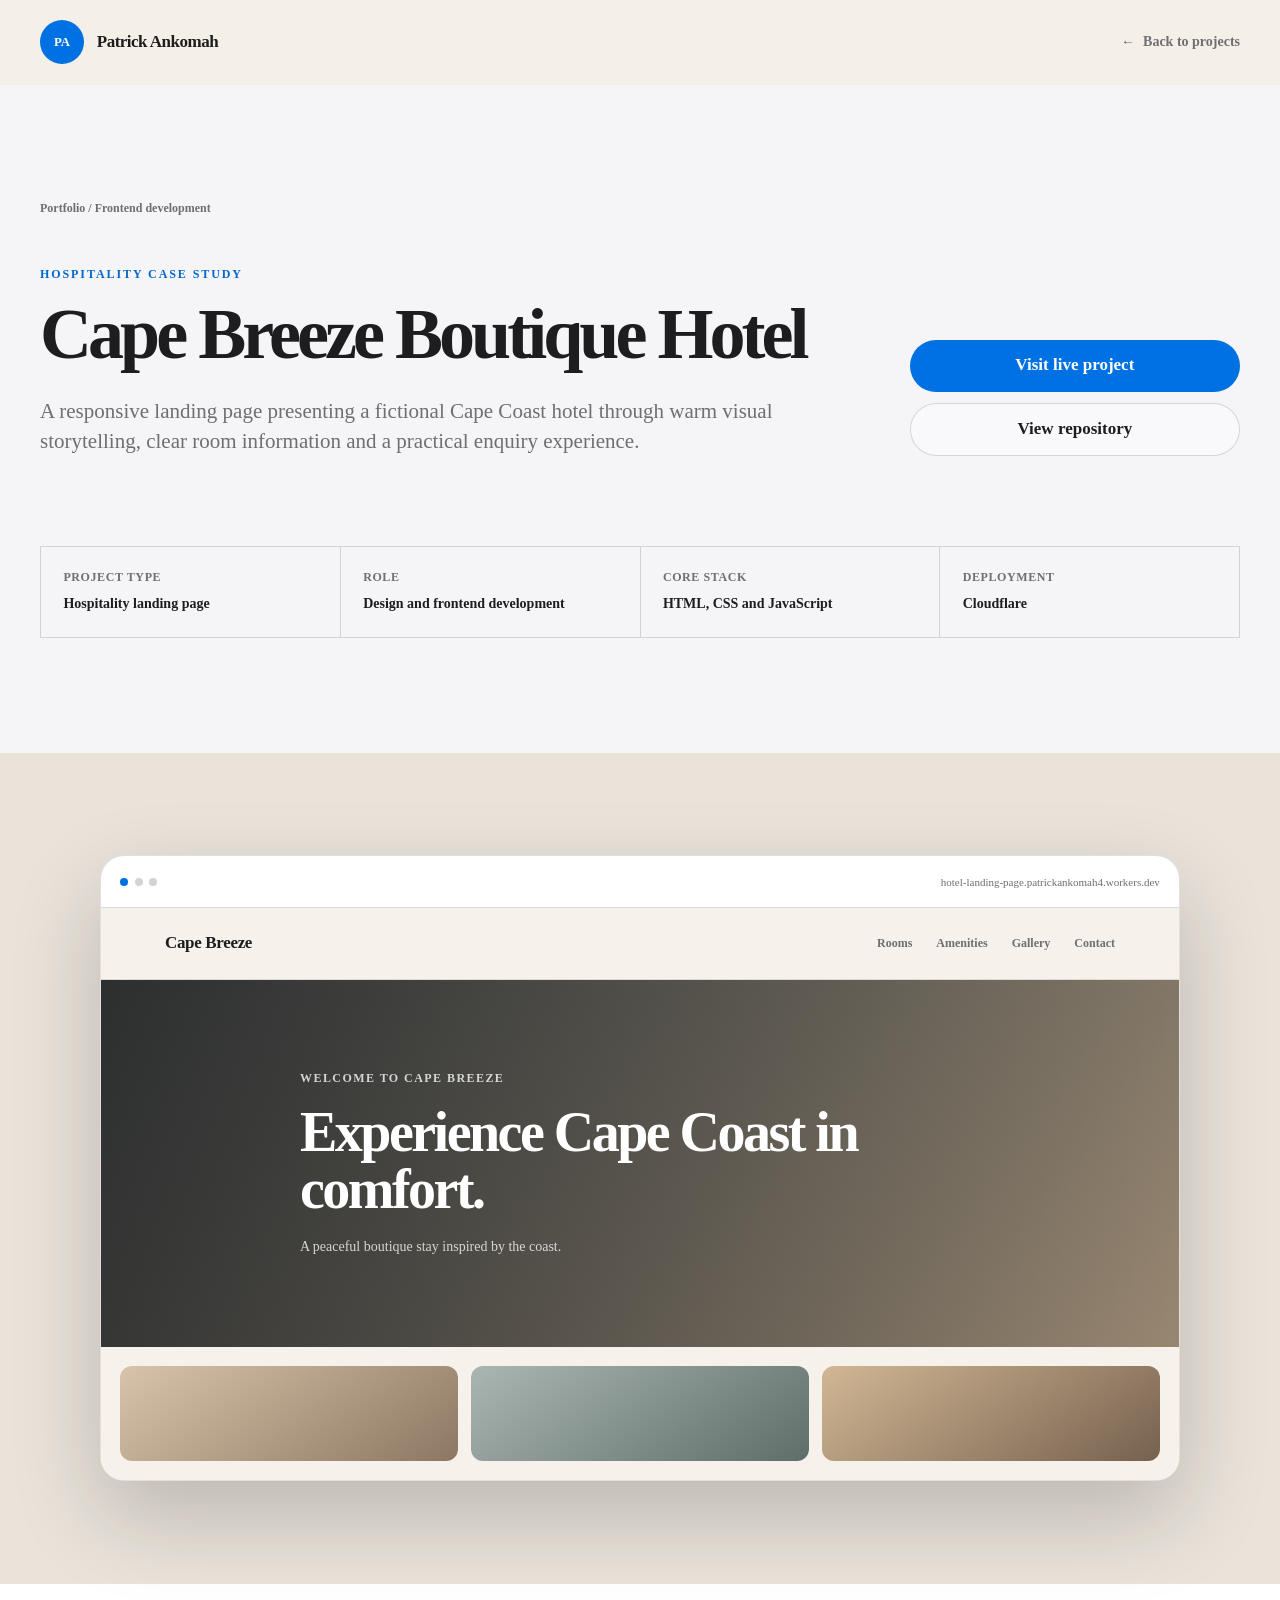
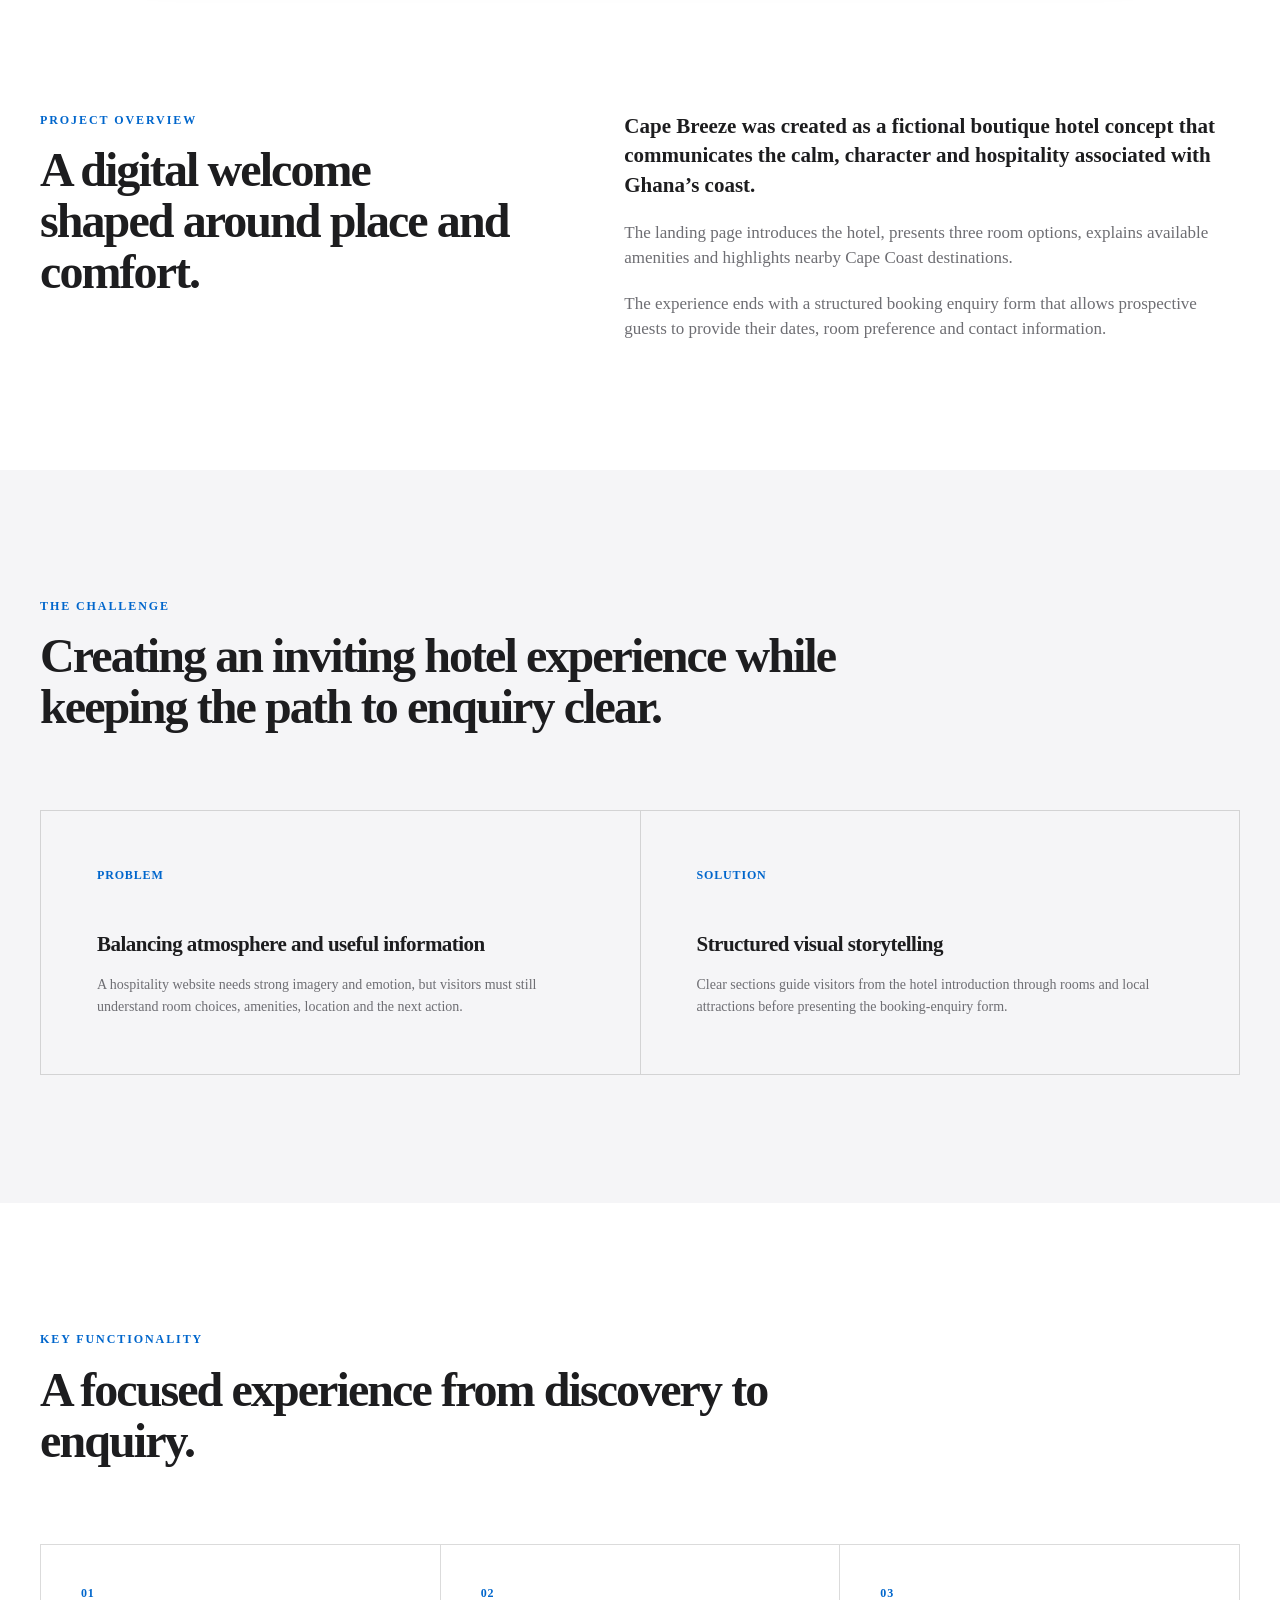
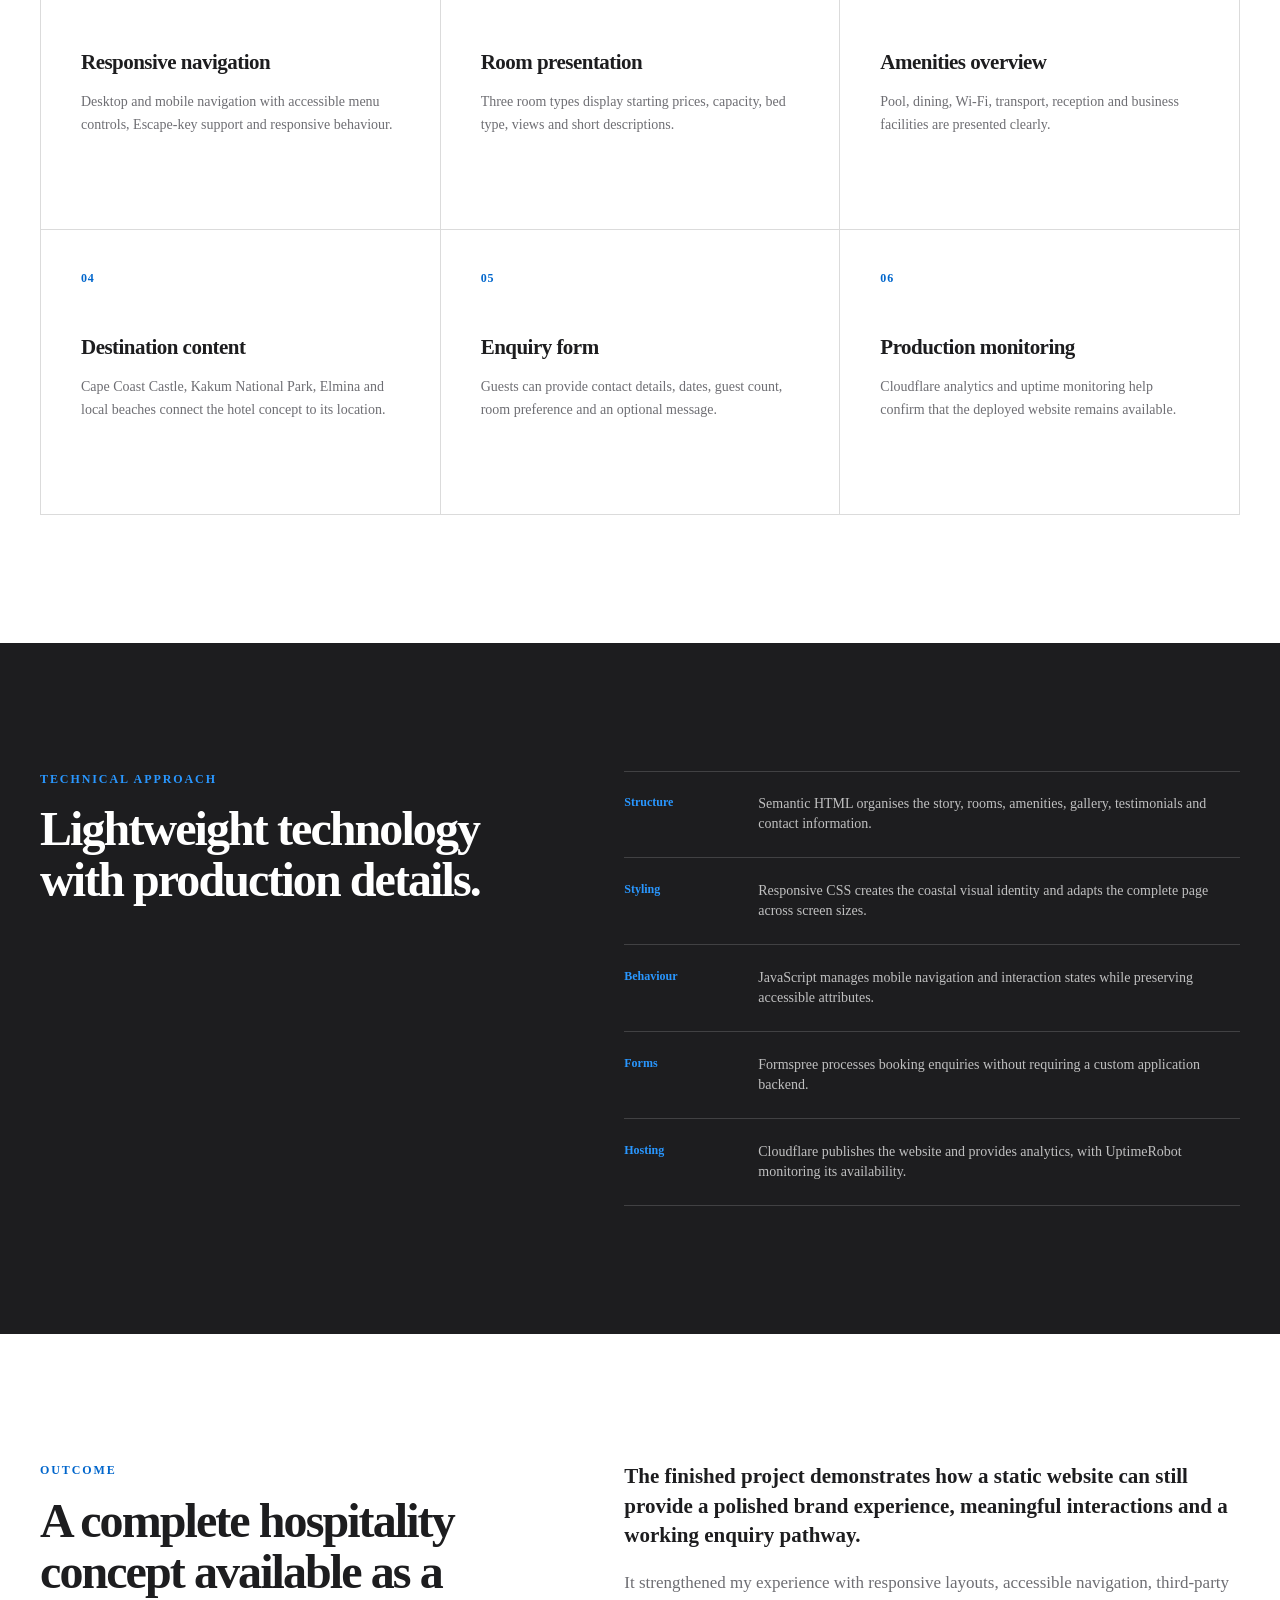
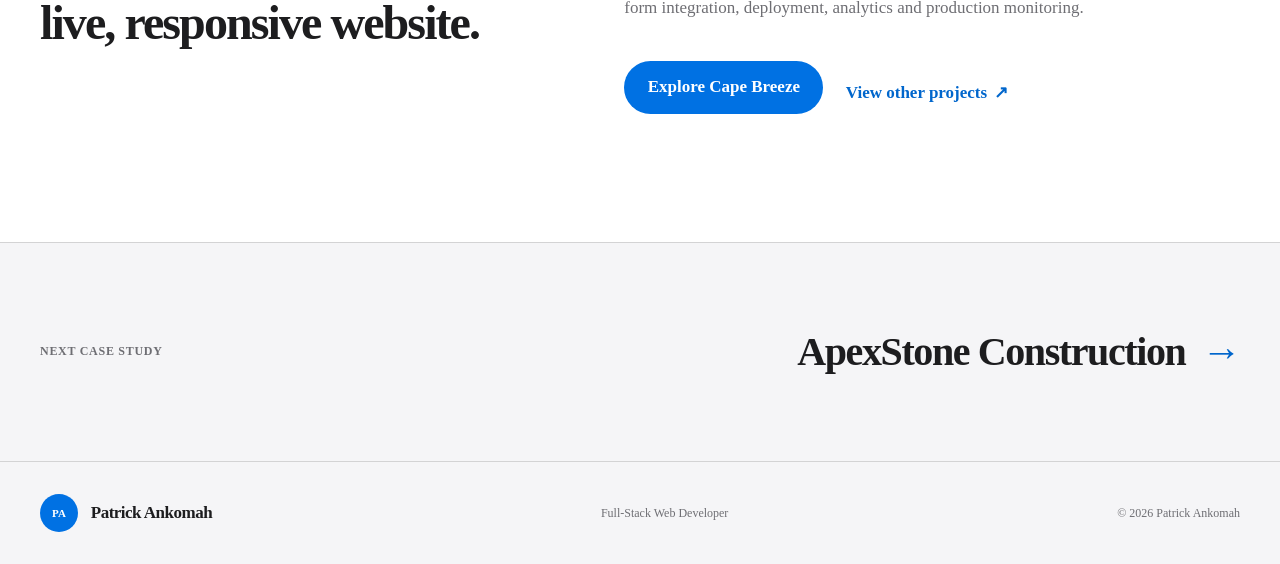
<file: projects/hotel-landing-page.html>
<!DOCTYPE html>
<html lang="en">
<head>
  <meta charset="UTF-8">

  <meta
    name="viewport"
    content="width=device-width, initial-scale=1.0"
  >

  <meta
    name="description"
    content="Cape Breeze Boutique Hotel case study by Patrick Ankomah—a responsive hospitality landing page inspired by Cape Coast, Ghana."
  >

  <title>
    Cape Breeze Hotel Case Study | Patrick Ankomah
  </title>
  <link
    rel="icon"
    href="../assets/icons/favicon.svg"
    type="image/svg+xml"
  >
  <link
    rel="stylesheet"
    href="../assets/css/style.css"
  >

  <script
    src="../assets/js/main.js"
    defer
  ></script>
</head>

<body class="case-study-page">
  <a class="skip-link" href="#mainContent">
    Skip to main content
  </a>

  <header class="site-header">
    <div class="container case-header-content">
      <a class="brand" href="../index.html">
        <span class="brand-mark" aria-hidden="true">
          PA
        </span>

        <span class="brand-name">
          Patrick Ankomah
        </span>
      </a>

      <a class="case-back-link" href="../index.html#projects">
        <span aria-hidden="true">←</span>
        Back to projects
      </a>
    </div>
  </header>

  <main id="mainContent">
    <section class="case-study-hero">
      <div class="container">
        <p class="case-breadcrumb">
          Portfolio / Frontend development
        </p>

        <div class="case-hero-layout">
          <div>
            <p class="eyebrow">Hospitality case study</p>

            <h1>Cape Breeze Boutique Hotel</h1>

            <p class="case-summary">
              A responsive landing page presenting a fictional
              Cape Coast hotel through warm visual storytelling,
              clear room information and a practical enquiry
              experience.
            </p>
          </div>

          <div class="case-actions">
            <a
              class="button button-primary"
              href="https://hotel-landing-page.patrickankomah4.workers.dev/"
              target="_blank"
              rel="noopener noreferrer"
            >
              Visit live project
            </a>

            <a
              class="button button-secondary"
              href="https://github.com/kojoankomah/hotel-landing-page"
              target="_blank"
              rel="noopener noreferrer"
            >
              View repository
            </a>
          </div>
        </div>

        <dl class="case-facts">
          <div>
            <dt>Project type</dt>
            <dd>Hospitality landing page</dd>
          </div>

          <div>
            <dt>Role</dt>
            <dd>Design and frontend development</dd>
          </div>

          <div>
            <dt>Core stack</dt>
            <dd>HTML, CSS and JavaScript</dd>
          </div>

          <div>
            <dt>Deployment</dt>
            <dd>Cloudflare</dd>
          </div>
        </dl>
      </div>
    </section>

    <section
      class="case-showcase hotel-case-showcase"
      aria-label="Cape Breeze interface preview"
    >
      <div class="container">
        <div class="case-browser">
          <div class="case-browser-toolbar">
            <div>
              <span></span>
              <span></span>
              <span></span>
            </div>

            <span>
              hotel-landing-page.patrickankomah4.workers.dev
            </span>
          </div>

          <div class="hotel-browser-content">
            <div class="hotel-preview-navigation">
              <strong>Cape Breeze</strong>

              <div>
                <span>Rooms</span>
                <span>Amenities</span>
                <span>Gallery</span>
                <span>Contact</span>
              </div>
            </div>

            <div class="hotel-preview-hero">
              <p>Welcome to Cape Breeze</p>

              <h2>
                Experience Cape Coast in comfort.
              </h2>

              <span>
                A peaceful boutique stay inspired by the coast.
              </span>
            </div>

            <div class="hotel-preview-rooms">
              <span></span>
              <span></span>
              <span></span>
            </div>
          </div>
        </div>
      </div>
    </section>

    <section class="case-study-section">
      <div class="container case-section-layout">
        <div class="case-section-heading">
          <p class="eyebrow">Project overview</p>

          <h2>
            A digital welcome shaped around place and comfort.
          </h2>
        </div>

        <div class="case-section-copy">
          <p class="case-lead">
            Cape Breeze was created as a fictional boutique
            hotel concept that communicates the calm,
            character and hospitality associated with Ghana’s
            coast.
          </p>

          <p>
            The landing page introduces the hotel, presents
            three room options, explains available amenities
            and highlights nearby Cape Coast destinations.
          </p>

          <p>
            The experience ends with a structured booking
            enquiry form that allows prospective guests to
            provide their dates, room preference and contact
            information.
          </p>
        </div>
      </div>
    </section>

    <section class="case-study-section case-study-section-muted">
      <div class="container">
        <div class="case-section-heading case-section-heading-wide">
          <p class="eyebrow">The challenge</p>

          <h2>
            Creating an inviting hotel experience while
            keeping the path to enquiry clear.
          </h2>
        </div>

        <div class="case-comparison">
          <article>
            <span>Problem</span>

            <h3>Balancing atmosphere and useful information</h3>

            <p>
              A hospitality website needs strong imagery and
              emotion, but visitors must still understand room
              choices, amenities, location and the next action.
            </p>
          </article>

          <article>
            <span>Solution</span>

            <h3>Structured visual storytelling</h3>

            <p>
              Clear sections guide visitors from the hotel
              introduction through rooms and local attractions
              before presenting the booking-enquiry form.
            </p>
          </article>
        </div>
      </div>
    </section>

    <section class="case-study-section">
      <div class="container">
        <div class="case-section-heading case-section-heading-wide">
          <p class="eyebrow">Key functionality</p>

          <h2>
            A focused experience from discovery to enquiry.
          </h2>
        </div>

        <div class="case-feature-grid">
          <article>
            <span>01</span>
            <h3>Responsive navigation</h3>
            <p>
              Desktop and mobile navigation with accessible
              menu controls, Escape-key support and responsive
              behaviour.
            </p>
          </article>

          <article>
            <span>02</span>
            <h3>Room presentation</h3>
            <p>
              Three room types display starting prices,
              capacity, bed type, views and short descriptions.
            </p>
          </article>

          <article>
            <span>03</span>
            <h3>Amenities overview</h3>
            <p>
              Pool, dining, Wi-Fi, transport, reception and
              business facilities are presented clearly.
            </p>
          </article>

          <article>
            <span>04</span>
            <h3>Destination content</h3>
            <p>
              Cape Coast Castle, Kakum National Park, Elmina
              and local beaches connect the hotel concept to
              its location.
            </p>
          </article>

          <article>
            <span>05</span>
            <h3>Enquiry form</h3>
            <p>
              Guests can provide contact details, dates, guest
              count, room preference and an optional message.
            </p>
          </article>

          <article>
            <span>06</span>
            <h3>Production monitoring</h3>
            <p>
              Cloudflare analytics and uptime monitoring help
              confirm that the deployed website remains
              available.
            </p>
          </article>
        </div>
      </div>
    </section>

    <section class="case-study-section case-technical-section">
      <div class="container case-section-layout">
        <div class="case-section-heading">
          <p class="eyebrow">Technical approach</p>

          <h2>
            Lightweight technology with production details.
          </h2>
        </div>

        <div class="technical-list">
          <div>
            <span>Structure</span>
            <p>
              Semantic HTML organises the story, rooms,
              amenities, gallery, testimonials and contact
              information.
            </p>
          </div>

          <div>
            <span>Styling</span>
            <p>
              Responsive CSS creates the coastal visual
              identity and adapts the complete page across
              screen sizes.
            </p>
          </div>

          <div>
            <span>Behaviour</span>
            <p>
              JavaScript manages mobile navigation and
              interaction states while preserving accessible
              attributes.
            </p>
          </div>

          <div>
            <span>Forms</span>
            <p>
              Formspree processes booking enquiries without
              requiring a custom application backend.
            </p>
          </div>

          <div>
            <span>Hosting</span>
            <p>
              Cloudflare publishes the website and provides
              analytics, with UptimeRobot monitoring its
              availability.
            </p>
          </div>
        </div>
      </div>
    </section>

    <section class="case-study-section case-outcome">
      <div class="container case-section-layout">
        <div class="case-section-heading">
          <p class="eyebrow">Outcome</p>

          <h2>
            A complete hospitality concept available as a
            live, responsive website.
          </h2>
        </div>

        <div class="case-section-copy">
          <p class="case-lead">
            The finished project demonstrates how a static
            website can still provide a polished brand
            experience, meaningful interactions and a working
            enquiry pathway.
          </p>

          <p>
            It strengthened my experience with responsive
            layouts, accessible navigation, third-party form
            integration, deployment, analytics and production
            monitoring.
          </p>

          <div class="case-outcome-actions">
            <a
              class="button button-primary"
              href="https://hotel-landing-page.patrickankomah4.workers.dev/"
              target="_blank"
              rel="noopener noreferrer"
            >
              Explore Cape Breeze
            </a>

            <a
              class="text-link"
              href="../index.html#projects"
            >
              View other projects
              <span aria-hidden="true">↗</span>
            </a>
          </div>
        </div>
      </div>
    </section>

    <section class="next-project-section">
      <div class="container next-project-content">
        <p>Next case study</p>

        <a href="apexstone-construction.html">
          ApexStone Construction
          <span aria-hidden="true">→</span>
        </a>
      </div>
    </section>
  </main>

  <footer class="site-footer">
    <div class="container footer-content">
      <a class="brand" href="../index.html">
        <span class="brand-mark" aria-hidden="true">
          PA
        </span>

        <span class="brand-name">
          Patrick Ankomah
        </span>
      </a>

      <p>Full-Stack Web Developer</p>

      <p>
        © <span id="currentYear"></span>
        Patrick Ankomah
      </p>
    </div>
  </footer>
</body>
</html>
</file>
<file: assets/css/style.css>
:root {
  --ink: #1d1d1f;
  --ink-soft: #6e6e73;
  --forest: #0071e3;
  --forest-dark: #1d1d1f;
  --cream: #f5f5f7;
  --cream-deep: #e8e8ed;
  --white: #ffffff;
  --gold: #2997ff;
  --gold-dark: #0066cc;
  --border: rgba(0, 0, 0, 0.14);
  --shadow: 0 24px 70px rgba(0, 0, 0, 0.14);
  --radius-small: 10px;
  --radius-medium: 20px;
  --radius-large: 32px;
  --font-caption: 12px;
  --font-small: 14px;
  --font-body: 17px;
  --font-lead: 21px;
  --font-subheading: 28px;
  --font-heading: 40px;
  --font-display: 56px;
}

*,
*::before,
*::after {
  box-sizing: border-box;
}

html {
  scroll-behavior: smooth;
}

body {
  min-width: 320px;
  margin: 0;
  background: var(--cream);
  color: var(--ink);
font-family:
  -apple-system,
  BlinkMacSystemFont,
  "Segoe UI",
  Helvetica,
  Arial,
  sans-serif;
  line-height: 1.6;
}

body,
button,
a {
  font: inherit;
}

a {
  color: inherit;
  text-decoration: none;
}

button {
  border: 0;
}

img {
  display: block;
  max-width: 100%;
}

.container {
  width: min(calc(100% - 3rem), 1200px);
  margin-inline: auto;
}

.screen-reader-only {
  position: absolute;
  width: 1px;
  height: 1px;
  overflow: hidden;
  clip: rect(0, 0, 0, 0);
  white-space: nowrap;
  clip-path: inset(50%);
}

.skip-link {
  position: fixed;
  top: 1rem;
  left: 1rem;
  z-index: 1000;
  transform: translateY(-160%);
  border-radius: var(--radius-small);
  background: var(--ink);
  padding: 0.8rem 1rem;
  color: var(--white);
  font-weight: 700;
}

.skip-link:focus {
  transform: translateY(0);
}

/* Header */

.site-header {
  position: sticky;
  top: 0;
  z-index: 100;
  border-bottom: 1px solid transparent;
  background: rgba(244, 239, 229, 0.9);
  backdrop-filter: blur(18px);
}

.site-header.is-scrolled {
  border-color: var(--border);
  box-shadow: 0 8px 30px rgba(20, 31, 26, 0.06);
}

.header-content {
  display: flex;
  min-height: 84px;
  align-items: center;
  gap: 2rem;
}

.brand {
  display: inline-flex;
  align-items: center;
  gap: 0.8rem;
  font-weight: 800;
  letter-spacing: -0.03em;
}

.brand-mark {
  display: grid;
  width: 44px;
  height: 44px;
  place-items: center;
  border-radius: 50%;
  background: var(--forest);
  color: var(--white);
  font-size: 0.8rem;
  letter-spacing: 0;
}

.brand-name {
  white-space: nowrap;
}

.primary-navigation {
  display: flex;
  align-items: center;
  gap: 1.8rem;
  margin-left: auto;
}

.primary-navigation a {
  position: relative;
  color: var(--ink-soft);
  font-size: 0.82rem;
  font-weight: 700;
}

.primary-navigation a::after {
  position: absolute;
  right: 0;
  bottom: -0.45rem;
  left: 0;
  height: 2px;
  transform: scaleX(0);
  background: var(--gold-dark);
  content: "";
  transform-origin: right;
  transition: transform 180ms ease;
}

.primary-navigation a:hover::after,
.primary-navigation a:focus-visible::after {
  transform: scaleX(1);
  transform-origin: left;
}

.header-cta {
  display: inline-flex;
  min-height: 46px;
  align-items: center;
  justify-content: center;
  border-radius: 999px;
  background: var(--ink);
  padding: 0.7rem 1.25rem;
  color: var(--white);
  font-size: 0.78rem;
  font-weight: 800;
  transition:
    transform 180ms ease,
    background 180ms ease;
}

.header-cta:hover,
.header-cta:focus-visible {
  transform: translateY(-2px);
  background: var(--forest);
}

.navigation-toggle {
  display: none;
  width: 46px;
  height: 46px;
  cursor: pointer;
  place-content: center;
  gap: 5px;
  border: 1px solid var(--border);
  border-radius: 50%;
  background: transparent;
}

.navigation-toggle > span:not(.screen-reader-only) {
  display: block;
  width: 18px;
  height: 2px;
  background: var(--ink);
}

.primary-navigation a.is-active {
  color: var(--ink);
}

.primary-navigation a.is-active::after {
  transform: scaleX(1);
}

/* Hero */

.hero {
  position: relative;
  overflow: hidden;
  min-height: calc(100vh - 84px);
  padding-block: clamp(4rem, 9vw, 8rem);
}

.hero::before {
  position: absolute;
  top: -20rem;
  right: -18rem;
  width: 42rem;
  height: 42rem;
  border: 1px solid rgba(24, 60, 50, 0.15);
  border-radius: 50%;
  content: "";
}

.hero::after {
  position: absolute;
  bottom: -12rem;
  left: -10rem;
  width: 25rem;
  height: 25rem;
  border-radius: 50%;
  background: rgba(216, 155, 50, 0.1);
  content: "";
  filter: blur(2px);
}

.hero-layout {
  position: relative;
  z-index: 1;
  display: grid;
  align-items: center;
  gap: clamp(3rem, 7vw, 7rem);
  grid-template-columns: minmax(0, 1.08fr) minmax(360px, 0.92fr);
}

.eyebrow {
  margin: 0 0 1.4rem;
  color: var(--gold-dark);
  font-size: 0.72rem;
  font-weight: 900;
  letter-spacing: 0.16em;
  text-transform: uppercase;
}

.hero h1 {
  max-width: 760px;
  margin: 0;
  font-size: clamp(3rem, 7vw, 6.5rem);
  letter-spacing: -0.075em;
  line-height: 0.94;
}

.hero h1 span {
  color: var(--forest);
}

.hero-description {
  max-width: 650px;
  margin: 2rem 0 0;
  color: var(--ink-soft);
  font-size: clamp(1rem, 1.5vw, 1.15rem);
}

.hero-actions {
  display: flex;
  flex-wrap: wrap;
  gap: 0.8rem;
  margin-top: 2rem;
}

.button {
  display: inline-flex;
  min-height: 52px;
  align-items: center;
  justify-content: center;
  border: 1px solid transparent;
  border-radius: 999px;
  padding: 0.8rem 1.4rem;
  font-size: 0.8rem;
  font-weight: 850;
  transition:
    transform 180ms ease,
    background 180ms ease,
    border-color 180ms ease;
}

.button:hover,
.button:focus-visible {
  transform: translateY(-2px);
}

.button-primary {
  background: var(--forest);
  color: var(--white);
}

.button-primary:hover,
.button-primary:focus-visible {
  background: var(--forest-dark);
}

.button-secondary {
  border-color: var(--border);
  background: rgba(255, 255, 255, 0.45);
}

.button-secondary:hover,
.button-secondary:focus-visible {
  border-color: var(--ink);
  background: var(--white);
}

.hero-highlights {
  display: grid;
  gap: 1rem;
  margin: 3rem 0 0;
  border-top: 1px solid var(--border);
  padding: 1.4rem 0 0;
  list-style: none;
  grid-template-columns: repeat(3, minmax(0, 1fr));
}

.hero-highlights li {
  display: grid;
  gap: 0.15rem;
}

.hero-highlights strong {
  font-size: 0.8rem;
}

.hero-highlights span {
  color: var(--ink-soft);
  font-size: 0.68rem;
}

/* Hero visual */

.visual-frame {
  position: relative;
  overflow: hidden;
  min-height: 510px;
  border-radius: var(--radius-large);
  background:
    linear-gradient(
      rgba(255, 255, 255, 0.04) 1px,
      transparent 1px
    ),
    linear-gradient(
      90deg,
      rgba(255, 255, 255, 0.04) 1px,
      transparent 1px
    ),
    var(--forest-dark);
  background-size: 36px 36px;
  box-shadow: var(--shadow);
  color: var(--white);
}

.visual-frame::before {
  position: absolute;
  right: -7rem;
  bottom: -8rem;
  width: 23rem;
  height: 23rem;
  border: 1px solid rgba(216, 155, 50, 0.45);
  border-radius: 50%;
  content: "";
}

.visual-toolbar {
  display: flex;
  gap: 0.4rem;
  border-bottom: 1px solid rgba(255, 255, 255, 0.12);
  padding: 1.2rem 1.4rem;
}

.visual-toolbar span {
  width: 9px;
  height: 9px;
  border-radius: 50%;
  background: rgba(255, 255, 255, 0.3);
}

.visual-toolbar span:first-child {
  background: var(--gold);
}

.visual-content {
  position: relative;
  z-index: 1;
  padding: clamp(2rem, 5vw, 4rem);
}

.visual-content > p {
  margin: 0 0 1.2rem;
  color: var(--gold);
  font-size: 0.68rem;
  font-weight: 900;
  letter-spacing: 0.14em;
  text-transform: uppercase;
}

.visual-content h2 {
  max-width: 420px;
  margin: 0;
  font-size: clamp(2rem, 4vw, 3.5rem);
  letter-spacing: -0.055em;
  line-height: 1;
}

.visual-stack {
  display: flex;
  flex-wrap: wrap;
  gap: 0.55rem;
  margin-top: 2rem;
}

.visual-stack span {
  border: 1px solid rgba(255, 255, 255, 0.16);
  border-radius: 999px;
  background: rgba(255, 255, 255, 0.06);
  padding: 0.5rem 0.75rem;
  font-size: 0.66rem;
  font-weight: 750;
}

.availability-card {
  position: absolute;
  right: 1.5rem;
  bottom: 1.5rem;
  left: 1.5rem;
  z-index: 2;
  display: flex;
  align-items: center;
  gap: 0.8rem;
  border: 1px solid rgba(255, 255, 255, 0.14);
  border-radius: var(--radius-medium);
  background: rgba(255, 255, 255, 0.1);
  padding: 1rem;
  backdrop-filter: blur(12px);
}

.availability-dot {
  width: 11px;
  height: 11px;
  flex: 0 0 auto;
  border-radius: 50%;
  background: #7bdd9a;
  box-shadow: 0 0 0 6px rgba(123, 221, 154, 0.12);
}

.availability-card div {
  display: grid;
}

.availability-card strong {
  font-size: 0.78rem;
}

.availability-card span:last-child {
  color: rgba(255, 255, 255, 0.68);
  font-size: 0.68rem;
}


/* Apple-inspired responsive typography */

body {
  font-size: var(--font-body);
  line-height: 1.47;
}

.brand-name {
  font-size: var(--font-body);
}

.primary-navigation a,
.header-cta,
.eyebrow,
.visual-content > p {
  font-size: var(--font-caption);
}

.hero h1 {
  font-size: clamp(48px, 5vw, var(--font-display));
  letter-spacing: -0.045em;
  line-height: 1.03;
}

.hero-description {
  font-size: var(--font-lead);
  line-height: 1.38;
}

.button {
  font-size: var(--font-body);
}

.hero-highlights strong {
  font-size: var(--font-body);
}

.hero-highlights span,
.visual-stack span,
.availability-card span:last-child {
  font-size: var(--font-caption);
}

.visual-content h2 {
  font-size: clamp(
    32px,
    4vw,
    48px
  );
  letter-spacing: -0.035em;
  line-height: 1.05;
}

.availability-card strong {
  font-size: var(--font-small);
}

/* Responsive navigation and hero */

@media (max-width: 960px) {
  .header-content {
    position: relative;
  }

  .navigation-toggle {
    display: grid;
    margin-left: auto;
  }

  .primary-navigation {
    position: absolute;
    top: calc(100% + 0.7rem);
    right: 0;
    left: 0;
    display: none;
    align-items: stretch;
    gap: 0;
    border: 1px solid var(--border);
    border-radius: var(--radius-medium);
    background: var(--white);
    padding: 0.7rem;
    box-shadow: var(--shadow);
  }

  .primary-navigation.is-open {
    display: grid;
  }

  .primary-navigation a {
    border-radius: var(--radius-small);
    padding: 0.9rem;
  }

  .primary-navigation a:hover,
  .primary-navigation a:focus-visible {
    background: var(--cream);
  }

  .primary-navigation a::after {
    display: none;
  }

  .header-cta {
    display: none;
  }

  .hero-layout {
    grid-template-columns: 1fr;
  }

  .hero-content {
    max-width: 780px;
  }

  .hero-visual {
    width: min(100%, 680px);
  }
}

@media (max-width: 640px) {
    .container {
    width: min(calc(100% - 2rem), 1200px);
    }

    .header-content {
    min-height: 74px;
    }

    .brand-name {
    font-size: 0.88rem;
    }

    .hero {
    min-height: auto;
    padding-block: 4rem;
    }

    .hero h1 {
    font-size: 40px;
    line-height: 1.05;
    }

    .hero-description {
    font-size: var(--font-body);
    }

    .hero-actions {
    display: grid;
    }

    .button {
    width: 100%;
    }

    .hero-highlights {
    grid-template-columns: 1fr;
    }

    .hero-highlights li {
    border-bottom: 1px solid var(--border);
    padding-bottom: 0.8rem;
    }

    .visual-frame {
    min-height: 460px;
    }

    .visual-content {
    padding: 2rem 1.4rem;
    }

    .availability-card {
    right: 1rem;
    bottom: 1rem;
    left: 1rem;
    }
    
}

@media (prefers-reduced-motion: reduce) {
  html {
    scroll-behavior: auto;
  }

  *,
  *::before,
  *::after {
    transition-duration: 0.01ms !important;
  }
}



/* About section */

.about-section {
  background: var(--white);
  padding-block: clamp(5rem, 10vw, 9rem);
}

.section-heading {
  display: grid;
  max-width: 780px;
  gap: 1rem;
  margin-bottom: clamp(3rem, 6vw, 5rem);
}

.section-heading .eyebrow {
  margin-bottom: 0;
}

.section-heading h2 {
  margin: 0;
  color: var(--ink);
  font-size: clamp(
    var(--font-heading),
    5vw,
    48px
  );
  letter-spacing: -0.04em;
  line-height: 1.05;
}

.section-heading > p:last-child {
  max-width: 650px;
  margin: 0;
  color: var(--ink-soft);
  font-size: var(--font-lead);
  line-height: 1.4;
}

.about-layout {
  display: grid;
  align-items: start;
  gap: clamp(3rem, 8vw, 7rem);
  grid-template-columns:
    minmax(0, 0.75fr)
    minmax(0, 1.25fr);
}

.about-copy {
  display: grid;
  gap: 1.3rem;
}

.about-portrait {
  position: relative;
  width: min(100%, 310px);
  aspect-ratio: 4 / 5;
  overflow: hidden;
  margin: 0 0 0.8rem;
  border: 1px solid var(--border);
  border-radius: var(--radius-medium);
  background: var(--cream);
  box-shadow: 0 20px 45px rgba(0, 0, 0, 0.1);
}

.about-portrait::after {
  position: absolute;
  inset: 0;
  border: 6px solid rgba(255, 255, 255, 0.35);
  border-radius: inherit;
  content: "";
  pointer-events: none;
}

.about-portrait img {
  display: block;
  width: 100%;
  height: 100%;
  object-fit: cover;
  object-position: center top;
}

.about-copy p {
  margin: 0;
  color: var(--ink-soft);
}

.about-copy .about-introduction {
  color: var(--ink);
  font-size: var(--font-subheading);
  font-weight: 650;
  letter-spacing: -0.025em;
  line-height: 1.25;
}

.text-link {
  display: inline-flex;
  width: fit-content;
  align-items: center;
  gap: 0.45rem;
  margin-top: 0.7rem;
  color: var(--gold-dark);
  font-size: var(--font-body);
  font-weight: 650;
}

.text-link span {
  transition: transform 180ms ease;
}

.text-link:hover span,
.text-link:focus-visible span {
  transform: translate(3px, -3px);
}

.about-details {
  display: grid;
  gap: 1rem;
  grid-template-columns: repeat(2, minmax(0, 1fr));
}

.about-detail-card {
  min-height: 250px;
  border: 1px solid transparent;
  border-radius: var(--radius-medium);
  background: var(--cream);
  padding: clamp(1.5rem, 4vw, 2.3rem);
  transition:
    transform 180ms ease,
    border-color 180ms ease,
    box-shadow 180ms ease;
}

.about-detail-card:hover {
  transform: translateY(-4px);
  border-color: var(--border);
  box-shadow: 0 18px 40px rgba(0, 0, 0, 0.08);
}

.about-detail-card > span {
  display: block;
  margin-bottom: 3rem;
  color: var(--gold-dark);
  font-size: var(--font-caption);
  font-weight: 750;
}

.about-detail-card h3 {
  margin: 0 0 0.8rem;
  color: var(--ink);
  font-size: var(--font-lead);
  letter-spacing: -0.025em;
  line-height: 1.2;
}

.about-detail-card p {
  margin: 0;
  color: var(--ink-soft);
  font-size: var(--font-small);
  line-height: 1.55;
}

@media (max-width: 900px) {
  .about-layout {
    grid-template-columns: 1fr;
  }

  .about-copy {
    max-width: 700px;
  }
}

@media (max-width: 600px) {
  .about-section {
    padding-block: 5rem;
  }

  .section-heading h2 {
    font-size: 40px;
  }

  .section-heading > p:last-child {
    font-size: var(--font-body);
  }

  .about-copy .about-introduction {
    font-size: 24px;
  }

  .about-details {
    grid-template-columns: 1fr;
  }

  .about-detail-card {
    min-height: auto;
  }

  .about-detail-card > span {
    margin-bottom: 2rem;
  }
}

/* Featured projects */

.projects-section {
  padding-block: clamp(5rem, 10vw, 9rem);
}

.projects-heading {
  max-width: none;
  align-items: end;
  grid-template-columns:
    minmax(0, 1.1fr)
    minmax(280px, 0.65fr);
}

.projects-heading > div {
  display: grid;
  gap: 1rem;
}

.projects-heading h2 {
  max-width: 680px;
}

.project-list {
  display: grid;
  gap: 1.2rem;
  grid-template-columns: repeat(2, minmax(0, 1fr));
}

.project-card {
  overflow: hidden;
  border: 1px solid var(--border);
  border-radius: var(--radius-large);
  background: var(--white);
}

.project-featured {
  display: grid;
  grid-column: 1 / -1;
  grid-template-columns:
    minmax(0, 1.12fr)
    minmax(360px, 0.88fr);
}

.project-preview {
  display: grid;
  min-height: 430px;
  place-items: center;
  padding: clamp(1.5rem, 5vw, 4rem);
}

.project-card:not(.project-featured)
  .project-preview {
  min-height: 360px;
}

.homestride-preview {
  background:
    radial-gradient(
      circle at 90% 10%,
      rgba(255, 255, 255, 0.4),
      transparent 28%
    ),
    #d9eafa;
}

.hotel-preview {
  background:
    radial-gradient(
      circle at 15% 15%,
      rgba(255, 255, 255, 0.7),
      transparent 30%
    ),
    #e9e3da;
}

.apexstone-preview {
  background:
    radial-gradient(
      circle at 85% 20%,
      rgba(255, 255, 255, 0.7),
      transparent 30%
    ),
    #e3e3e6;
}

.preview-browser {
  width: min(100%, 620px);
  overflow: hidden;
  border: 1px solid rgba(0, 0, 0, 0.1);
  border-radius: 18px;
  background: var(--white);
  box-shadow: 0 30px 65px rgba(0, 0, 0, 0.16);
}

.preview-toolbar {
  display: flex;
  gap: 0.35rem;
  border-bottom: 1px solid var(--border);
  padding: 0.8rem 1rem;
}

.preview-toolbar span {
  width: 7px;
  height: 7px;
  border-radius: 50%;
  background: #d2d2d7;
}

.preview-toolbar span:first-child {
  background: var(--gold);
}

.preview-interface {
  position: relative;
  overflow: hidden;
  min-height: 250px;
  padding: clamp(1.5rem, 4vw, 3rem);
}

.preview-interface::after {
  position: absolute;
  right: -4rem;
  bottom: -5rem;
  width: 12rem;
  height: 12rem;
  border: 1px solid rgba(0, 113, 227, 0.18);
  border-radius: 50%;
  content: "";
}

.preview-label {
  display: block;
  margin-bottom: 1.2rem;
  color: var(--gold-dark);
  font-size: var(--font-caption);
  font-weight: 750;
  letter-spacing: 0.08em;
  text-transform: uppercase;
}

.preview-interface > strong {
  position: relative;
  z-index: 1;
  display: block;
  max-width: 430px;
  color: var(--ink);
  font-size: clamp(28px, 4vw, 40px);
  letter-spacing: -0.04em;
  line-height: 1.05;
}

.preview-dashboard {
  position: relative;
  z-index: 1;
  display: grid;
  gap: 0.6rem;
  margin-top: 2rem;
  grid-template-columns: repeat(3, minmax(0, 1fr));
}

.preview-dashboard span {
  min-height: 62px;
  border-radius: 10px;
  background: var(--cream);
}

.preview-dashboard span:first-child {
  background: var(--forest);
}

.preview-hotel-lines {
  display: grid;
  gap: 0.65rem;
  width: 70%;
  margin-top: 2.2rem;
}

.preview-hotel-lines span {
  height: 8px;
  border-radius: 999px;
  background: #d2d2d7;
}

.preview-hotel-lines span:last-child {
  width: 65%;
}

.preview-building {
  display: flex;
  height: 80px;
  align-items: end;
  gap: 0.5rem;
  margin-top: 2rem;
}

.preview-building span {
  width: 18%;
  border-radius: 6px 6px 0 0;
  background: #86868b;
}

.preview-building span:nth-child(1) {
  height: 55%;
}

.preview-building span:nth-child(2) {
  height: 100%;
  background: var(--forest);
}

.preview-building span:nth-child(3) {
  height: 72%;
}

.project-content {
  display: flex;
  flex-direction: column;
  align-items: flex-start;
  padding: clamp(1.8rem, 5vw, 3.5rem);
}

.project-meta {
  display: flex;
  width: 100%;
  justify-content: space-between;
  gap: 1rem;
  margin-bottom: 2.5rem;
  color: var(--ink-soft);
  font-size: var(--font-caption);
  font-weight: 650;
  letter-spacing: 0.06em;
  text-transform: uppercase;
}

.project-meta span:first-child {
  color: var(--gold-dark);
}

.project-content h3 {
  margin: 0;
  color: var(--ink);
  font-size: clamp(32px, 4vw, 40px);
  letter-spacing: -0.04em;
  line-height: 1.05;
}

.project-content > p {
  margin: 1.2rem 0 0;
  color: var(--ink-soft);
  font-size: var(--font-body);
  line-height: 1.55;
}

.project-technologies {
  display: flex;
  flex-wrap: wrap;
  gap: 0.5rem;
  margin: 1.8rem 0 0;
  padding: 0;
  list-style: none;
}

.project-technologies li {
  border: 1px solid var(--border);
  border-radius: 999px;
  background: var(--cream);
  padding: 0.45rem 0.7rem;
  color: var(--ink-soft);
  font-size: var(--font-caption);
  font-weight: 650;
}

.project-links {
  display: flex;
  flex-wrap: wrap;
  align-items: center;
  gap: 1.2rem;
  margin-top: auto;
  padding-top: 2.2rem;
}

.project-card:not(.project-featured)
  .project-content
  > .button {
  margin-top: auto;
  padding-top: 0.8rem;
}

.project-card:not(.project-featured)
  .project-content {
  min-height: 430px;
}

@media (max-width: 960px) {
  .projects-heading {
    grid-template-columns: 1fr;
  }

  .project-list {
    grid-template-columns: 1fr;
  }

  .project-featured {
    grid-column: auto;
    grid-template-columns: 1fr;
  }

  .project-card:not(.project-featured)
    .project-content {
    min-height: auto;
  }
}

@media (max-width: 600px) {
  .projects-section {
    padding-block: 5rem;
  }

  .project-preview,
  .project-card:not(.project-featured)
    .project-preview {
    min-height: 300px;
    padding: 1rem;
  }

  .preview-interface {
    min-height: 230px;
    padding: 1.5rem;
  }

  .preview-interface > strong {
    font-size: 28px;
  }

  .project-content {
    padding: 1.5rem;
  }

  .project-meta {
    margin-bottom: 1.8rem;
  }

  .project-content h3 {
    font-size: 32px;
  }

  .project-links {
    display: grid;
    width: 100%;
  }

  .project-links .text-link {
    justify-self: center;
  }
}


/* Skills section */

.skills-section {
  position: relative;
  overflow: hidden;
  background: var(--ink);
  padding-block: clamp(5rem, 10vw, 9rem);
  color: var(--white);
}

.skills-section::before {
  position: absolute;
  top: -16rem;
  right: -14rem;
  width: 36rem;
  height: 36rem;
  border: 1px solid rgba(41, 151, 255, 0.3);
  border-radius: 50%;
  content: "";
}

.skills-introduction {
  position: relative;
  z-index: 1;
  display: grid;
  align-items: end;
  gap: clamp(2rem, 7vw, 7rem);
  margin-bottom: clamp(3rem, 6vw, 5rem);
  grid-template-columns:
    minmax(0, 1.15fr)
    minmax(280px, 0.65fr);
}

.skills-introduction > div {
  display: grid;
  gap: 1rem;
}

.skills-introduction .eyebrow {
  margin: 0;
  color: var(--gold);
}

.skills-introduction h2 {
  max-width: 760px;
  margin: 0;
  font-size: clamp(40px, 5vw, 56px);
  letter-spacing: -0.045em;
  line-height: 1.03;
}

.skills-introduction > p {
  margin: 0;
  color: rgba(255, 255, 255, 0.68);
  font-size: var(--font-body);
}

.skills-grid {
  position: relative;
  z-index: 1;
  display: grid;
  border-top: 1px solid rgba(255, 255, 255, 0.16);
  border-left: 1px solid rgba(255, 255, 255, 0.16);
  grid-template-columns: repeat(3, minmax(0, 1fr));
}

.skill-group {
  min-width: 0;
  border-right: 1px solid rgba(255, 255, 255, 0.16);
  border-bottom: 1px solid rgba(255, 255, 255, 0.16);
  padding: clamp(1.7rem, 4vw, 3rem);
}

.skill-group-heading {
  display: flex;
  align-items: center;
  gap: 1rem;
}

.skill-group-heading span {
  color: var(--gold);
  font-size: var(--font-caption);
  font-weight: 750;
}

.skill-group h3 {
  margin: 0;
  font-size: var(--font-subheading);
  letter-spacing: -0.03em;
}

.skill-group > p {
  min-height: 82px;
  margin: 1.5rem 0 0;
  color: rgba(255, 255, 255, 0.62);
  font-size: var(--font-small);
}

.skill-group ul {
  display: grid;
  gap: 0;
  margin: 2rem 0 0;
  padding: 0;
  list-style: none;
}

.skill-group li {
  border-top: 1px solid rgba(255, 255, 255, 0.12);
  padding-block: 0.8rem;
  color: rgba(255, 255, 255, 0.86);
  font-size: var(--font-small);
}

.working-principles {
  position: relative;
  z-index: 1;
  display: grid;
  align-items: start;
  gap: 2rem;
  margin-top: clamp(3rem, 7vw, 6rem);
  grid-template-columns:
    minmax(180px, 0.45fr)
    minmax(0, 1.55fr);
}

.working-principles > p {
  margin: 0;
  color: var(--gold);
  font-size: var(--font-caption);
  font-weight: 750;
  letter-spacing: 0.08em;
  text-transform: uppercase;
}

.working-principles ul {
  display: grid;
  margin: 0;
  padding: 0;
  list-style: none;
}

.working-principles li {
  display: grid;
  align-items: center;
  gap: 1.5rem;
  border-top: 1px solid rgba(255, 255, 255, 0.16);
  padding-block: 1.2rem;
  color: rgba(255, 255, 255, 0.88);
  font-size: var(--font-body);
  grid-template-columns: 32px minmax(0, 1fr);
}

.working-principles li:last-child {
  border-bottom: 1px solid rgba(255, 255, 255, 0.16);
}

.working-principles li span {
  color: rgba(255, 255, 255, 0.42);
  font-size: var(--font-caption);
}

@media (max-width: 900px) {
  .skills-introduction {
    grid-template-columns: 1fr;
  }

  .skills-grid {
    grid-template-columns: 1fr;
  }

  .skill-group > p {
    min-height: auto;
  }
}

@media (max-width: 600px) {
  .skills-section {
    padding-block: 5rem;
  }

  .skills-introduction h2 {
    font-size: 40px;
  }

  .working-principles {
    grid-template-columns: 1fr;
  }

  .skill-group {
    padding: 1.5rem;
  }
}



/* Contact section */

.contact-section {
  background: var(--white);
  padding-block: clamp(5rem, 10vw, 9rem);
}

.contact-layout {
  display: grid;
  align-items: start;
  gap: clamp(3rem, 9vw, 8rem);
  grid-template-columns:
    minmax(0, 1.15fr)
    minmax(300px, 0.65fr);
}

.contact-content h2 {
  max-width: 760px;
  margin: 0;
  color: var(--ink);
  font-size: clamp(40px, 5vw, 56px);
  letter-spacing: -0.045em;
  line-height: 1.03;
}

.contact-content > p:not(.eyebrow) {
  max-width: 650px;
  margin: 1.5rem 0 0;
  color: var(--ink-soft);
  font-size: var(--font-lead);
  line-height: 1.4;
}

.contact-email {
  display: flex;
  width: fit-content;
  max-width: 100%;
  align-items: center;
  gap: 0.6rem;
  margin-top: 2.5rem;
  color: var(--gold-dark);
  font-size: clamp(20px, 3vw, 28px);
  font-weight: 650;
  letter-spacing: -0.025em;
  overflow-wrap: anywhere;
}

.contact-email span {
  flex: 0 0 auto;
  transition: transform 180ms ease;
}

.contact-email:hover span,
.contact-email:focus-visible span {
  transform: translate(4px, -4px);
}

.contact-details {
  display: grid;
  border-top: 1px solid var(--border);
}

.contact-details > div {
  display: grid;
  gap: 0.5rem;
  border-bottom: 1px solid var(--border);
  padding-block: 1.5rem;
}

.contact-details > div > span {
  color: var(--ink-soft);
  font-size: var(--font-caption);
  font-weight: 650;
  letter-spacing: 0.06em;
  text-transform: uppercase;
}

.contact-details strong {
  font-size: var(--font-body);
}

.contact-details nav {
  display: flex;
  flex-wrap: wrap;
  gap: 1.2rem;
}

.contact-details nav a {
  display: inline-flex;
  align-items: center;
  gap: 0.35rem;
  color: var(--gold-dark);
  font-size: var(--font-body);
  font-weight: 650;
}

.contact-details nav a span {
  transition: transform 180ms ease;
}

.contact-details nav a:hover span,
.contact-details nav a:focus-visible span {
  transform: translate(3px, -3px);
}

/* Footer */

.site-footer {
  border-top: 1px solid var(--border);
  background: var(--cream);
  padding-block: 2rem;
}

.footer-content {
  display: flex;
  align-items: center;
  justify-content: space-between;
  gap: 2rem;
}

.footer-content .brand-mark {
  width: 38px;
  height: 38px;
  font-size: 11px;
}

.footer-content p {
  margin: 0;
  color: var(--ink-soft);
  font-size: var(--font-caption);
}

@media (max-width: 800px) {
  .contact-layout {
    grid-template-columns: 1fr;
  }

  .contact-details {
    max-width: 620px;
  }
}

@media (max-width: 600px) {
  .contact-section {
    padding-block: 5rem;
  }

  .contact-content h2 {
    font-size: 40px;
  }

  .contact-content > p:not(.eyebrow) {
    font-size: var(--font-body);
  }

  .contact-email {
    font-size: 20px;
  }

  .footer-content {
    flex-direction: column;
    align-items: flex-start;
    gap: 1rem;
  }
}




/* Case-study pages */

.case-study-page {
  background: var(--white);
}

.case-header-content {
  display: flex;
  min-height: 84px;
  align-items: center;
  justify-content: space-between;
  gap: 2rem;
}

.case-back-link {
  display: inline-flex;
  align-items: center;
  gap: 0.5rem;
  color: var(--ink-soft);
  font-size: var(--font-small);
  font-weight: 650;
}

.case-back-link span {
  transition: transform 180ms ease;
}

.case-back-link:hover span,
.case-back-link:focus-visible span {
  transform: translateX(-4px);
}

/* Case hero */

.case-study-hero {
  background: var(--cream);
  padding-block: clamp(4rem, 9vw, 8rem);
}

.case-breadcrumb {
  margin: 0 0 3rem;
  color: var(--ink-soft);
  font-size: var(--font-caption);
  font-weight: 650;
}

.case-hero-layout {
  display: grid;
  align-items: end;
  gap: clamp(2rem, 6vw, 6rem);
  grid-template-columns:
    minmax(0, 1.2fr)
    minmax(270px, 0.5fr);
}

.case-hero-layout .eyebrow {
  margin-bottom: 1rem;
}

.case-study-hero h1 {
  margin: 0;
  color: var(--ink);
  font-size: clamp(48px, 7vw, 72px);
  letter-spacing: -0.055em;
  line-height: 0.98;
}

.case-summary {
  max-width: 800px;
  margin: 1.7rem 0 0;
  color: var(--ink-soft);
  font-size: var(--font-lead);
  line-height: 1.4;
}

.case-actions {
  display: grid;
  gap: 0.7rem;
}

.case-facts {
  display: grid;
  gap: 0;
  margin: clamp(3rem, 7vw, 6rem) 0 0;
  border-top: 1px solid var(--border);
  border-left: 1px solid var(--border);
  grid-template-columns: repeat(4, minmax(0, 1fr));
}

.case-facts div {
  border-right: 1px solid var(--border);
  border-bottom: 1px solid var(--border);
  padding: 1.4rem;
}

.case-facts dt {
  margin-bottom: 0.45rem;
  color: var(--ink-soft);
  font-size: var(--font-caption);
  font-weight: 650;
  letter-spacing: 0.05em;
  text-transform: uppercase;
}

.case-facts dd {
  margin: 0;
  color: var(--ink);
  font-size: var(--font-small);
  font-weight: 650;
}

/* Case-study showcase */

.case-showcase {
  padding-block: clamp(3rem, 8vw, 7rem);
}

.homestride-case-showcase {
  background: #d9eafa;
}

.case-browser {
  overflow: hidden;
  width: min(100%, 1080px);
  margin-inline: auto;
  border: 1px solid rgba(0, 0, 0, 0.12);
  border-radius: 24px;
  background: var(--white);
  box-shadow: 0 35px 90px rgba(0, 0, 0, 0.2);
}

.case-browser-toolbar {
  display: flex;
  min-height: 52px;
  align-items: center;
  justify-content: space-between;
  gap: 1rem;
  border-bottom: 1px solid var(--border);
  padding-inline: 1.2rem;
}

.case-browser-toolbar > div {
  display: flex;
  gap: 0.4rem;
}

.case-browser-toolbar > div span {
  width: 8px;
  height: 8px;
  border-radius: 50%;
  background: #d2d2d7;
}

.case-browser-toolbar > div span:first-child {
  background: var(--forest);
}

.case-browser-toolbar > span {
  overflow: hidden;
  max-width: 65%;
  color: var(--ink-soft);
  font-size: 11px;
  text-overflow: ellipsis;
  white-space: nowrap;
}

.case-browser-content {
  display: grid;
  min-height: 540px;
  grid-template-columns: 190px minmax(0, 1fr);
}

.case-browser-sidebar {
  display: flex;
  flex-direction: column;
  gap: 1rem;
  background: var(--ink);
  padding: 2rem 1.2rem;
  color: var(--white);
}

.case-browser-sidebar strong {
  margin-bottom: 2rem;
  font-size: var(--font-small);
}

.case-browser-sidebar span {
  width: 100%;
  height: 34px;
  border-radius: 7px;
  background: rgba(255, 255, 255, 0.08);
}

.case-browser-sidebar span:first-of-type {
  background: rgba(41, 151, 255, 0.38);
}

.case-browser-dashboard {
  padding: clamp(2rem, 6vw, 5rem);
}

.case-browser-dashboard > p {
  margin: 0;
  color: var(--gold-dark);
  font-size: var(--font-caption);
  font-weight: 750;
  letter-spacing: 0.08em;
  text-transform: uppercase;
}

.case-browser-dashboard h2 {
  max-width: 620px;
  margin: 1rem 0 0;
  font-size: clamp(32px, 5vw, 48px);
  letter-spacing: -0.045em;
  line-height: 1.05;
}

.case-browser-statistics {
  display: grid;
  gap: 0.8rem;
  margin-top: 3rem;
  grid-template-columns: repeat(4, minmax(0, 1fr));
}

.case-browser-statistics span {
  min-height: 85px;
  border-radius: 12px;
  background: var(--cream);
}

.case-browser-panels {
  display: grid;
  gap: 0.8rem;
  margin-top: 0.8rem;
  grid-template-columns: 1.5fr 0.8fr;
}

.case-browser-panels span {
  min-height: 180px;
  border-radius: 12px;
  background: var(--cream);
}

.case-browser-panels span:last-child {
  background: #e5f1fc;
}

/* Case-study content */

.case-study-section {
  padding-block: clamp(5rem, 10vw, 9rem);
}

.case-study-section-muted {
  background: var(--cream);
}

.case-section-layout {
  display: grid;
  align-items: start;
  gap: clamp(3rem, 9vw, 8rem);
  grid-template-columns:
    minmax(0, 0.8fr)
    minmax(0, 1.05fr);
}

.case-section-heading .eyebrow {
  margin-bottom: 1rem;
}

.case-section-heading h2 {
  margin: 0;
  color: var(--ink);
  font-size: clamp(36px, 5vw, 48px);
  letter-spacing: -0.04em;
  line-height: 1.06;
}

.case-section-heading-wide {
  max-width: 850px;
  margin-bottom: clamp(3rem, 6vw, 5rem);
}

.case-section-copy {
  display: grid;
  gap: 1.3rem;
}

.case-section-copy p {
  margin: 0;
  color: var(--ink-soft);
  font-size: var(--font-body);
}

.case-section-copy .case-lead {
  color: var(--ink);
  font-size: var(--font-lead);
  font-weight: 600;
  line-height: 1.4;
}

.case-comparison {
  display: grid;
  border-top: 1px solid var(--border);
  border-left: 1px solid var(--border);
  grid-template-columns: repeat(2, minmax(0, 1fr));
}

.case-comparison article {
  border-right: 1px solid var(--border);
  border-bottom: 1px solid var(--border);
  padding: clamp(1.8rem, 5vw, 3.5rem);
}

.case-comparison article > span,
.case-feature-grid article > span {
  display: block;
  margin-bottom: 3rem;
  color: var(--gold-dark);
  font-size: var(--font-caption);
  font-weight: 750;
  letter-spacing: 0.07em;
  text-transform: uppercase;
}

.case-comparison h3,
.case-feature-grid h3 {
  margin: 0;
  color: var(--ink);
  font-size: var(--font-lead);
  letter-spacing: -0.025em;
  line-height: 1.2;
}

.case-comparison p,
.case-feature-grid p {
  margin: 1rem 0 0;
  color: var(--ink-soft);
  font-size: var(--font-small);
  line-height: 1.6;
}

.case-feature-grid {
  display: grid;
  border-top: 1px solid var(--border);
  border-left: 1px solid var(--border);
  grid-template-columns: repeat(3, minmax(0, 1fr));
}

.case-feature-grid article {
  min-height: 285px;
  border-right: 1px solid var(--border);
  border-bottom: 1px solid var(--border);
  padding: clamp(1.5rem, 4vw, 2.5rem);
}

/* Technical approach */

.case-technical-section {
  background: var(--ink);
  color: var(--white);
}

.case-technical-section
  .case-section-heading h2 {
  color: var(--white);
}

.case-technical-section .eyebrow {
  color: var(--gold);
}

.technical-list {
  display: grid;
}

.technical-list > div {
  display: grid;
  gap: 1.5rem;
  border-top: 1px solid rgba(255, 255, 255, 0.16);
  padding-block: 1.4rem;
  grid-template-columns: 110px minmax(0, 1fr);
}

.technical-list > div:last-child {
  border-bottom: 1px solid rgba(255, 255, 255, 0.16);
}

.technical-list span {
  color: var(--gold);
  font-size: var(--font-caption);
  font-weight: 750;
}

.technical-list p {
  margin: 0;
  color: rgba(255, 255, 255, 0.72);
  font-size: var(--font-small);
}

/* Outcome and next project */

.case-outcome {
  background: var(--white);
}

.case-outcome-actions {
  display: flex;
  flex-wrap: wrap;
  align-items: center;
  gap: 1.4rem;
  margin-top: 1.2rem;
}

.next-project-section {
  border-top: 1px solid var(--border);
  background: var(--cream);
  padding-block: clamp(3rem, 7vw, 5rem);
}

.next-project-content {
  display: flex;
  align-items: center;
  justify-content: space-between;
  gap: 2rem;
}

.next-project-content p {
  margin: 0;
  color: var(--ink-soft);
  font-size: var(--font-caption);
  font-weight: 650;
  letter-spacing: 0.06em;
  text-transform: uppercase;
}

.next-project-content a {
  display: inline-flex;
  align-items: center;
  gap: 1rem;
  font-size: clamp(24px, 4vw, 40px);
  font-weight: 650;
  letter-spacing: -0.035em;
}

.next-project-content a span {
  color: var(--gold-dark);
  transition: transform 180ms ease;
}

.next-project-content a:hover span,
.next-project-content a:focus-visible span {
  transform: translateX(6px);
}

/* Case-study responsive layout */

@media (max-width: 900px) {
  .case-hero-layout,
  .case-section-layout {
    grid-template-columns: 1fr;
  }

  .case-actions {
    grid-template-columns: repeat(2, minmax(0, 1fr));
  }

  .case-facts {
    grid-template-columns: repeat(2, minmax(0, 1fr));
  }

  .case-feature-grid {
    grid-template-columns: repeat(2, minmax(0, 1fr));
  }

  .case-browser-content {
    grid-template-columns: 130px minmax(0, 1fr);
  }
  .primary-navigation a.is-active {
  background: var(--cream);
  color: var(--gold-dark);
}
}

@media (max-width: 600px) {
  .case-header-content {
    min-height: 74px;
  }

  .case-header-content .brand-name {
    display: none;
  }

  .case-study-hero h1 {
    font-size: 44px;
  }

  .case-summary {
    font-size: var(--font-body);
  }

  .case-actions,
  .case-facts,
  .case-comparison,
  .case-feature-grid {
    grid-template-columns: 1fr;
  }

  .case-browser-content {
    min-height: 430px;
    grid-template-columns: 1fr;
  }

  .case-browser-sidebar {
    display: none;
  }

  .case-browser-dashboard {
    padding: 1.5rem;
  }

  .case-browser-statistics {
    grid-template-columns: repeat(2, minmax(0, 1fr));
  }

  .case-browser-panels {
    grid-template-columns: 1fr;
  }

  .case-browser-panels span:last-child {
    display: none;
  }

  .case-section-heading h2 {
    font-size: 36px;
  }

  .case-feature-grid article {
    min-height: auto;
  }

  .technical-list > div {
    grid-template-columns: 1fr;
  }

  .case-outcome-actions {
    display: grid;
  }

  .next-project-content {
    align-items: flex-start;
    flex-direction: column;
  }
}



/* Cape Breeze case-study preview */

.hotel-case-showcase {
  background: #e9e3da;
}

.hotel-browser-content {
  min-height: 560px;
  background: #f6f2eb;
}

.hotel-preview-navigation {
  display: flex;
  min-height: 72px;
  align-items: center;
  justify-content: space-between;
  gap: 2rem;
  border-bottom: 1px solid rgba(0, 0, 0, 0.1);
  padding-inline: clamp(1.5rem, 5vw, 4rem);
}

.hotel-preview-navigation strong {
  font-size: var(--font-body);
  letter-spacing: -0.02em;
}

.hotel-preview-navigation div {
  display: flex;
  gap: 1.5rem;
}

.hotel-preview-navigation div span {
  color: var(--ink-soft);
  font-size: var(--font-caption);
  font-weight: 650;
}

.hotel-preview-hero {
  display: grid;
  min-height: 330px;
  place-content: center;
  background:
    linear-gradient(
      105deg,
      rgba(29, 29, 31, 0.8),
      rgba(29, 29, 31, 0.25)
    ),
    linear-gradient(
      135deg,
      #6e7771,
      #c2aa8c
    );
  padding: clamp(2rem, 7vw, 6rem);
  color: var(--white);
}

.hotel-preview-hero p {
  margin: 0 0 1rem;
  color: rgba(255, 255, 255, 0.78);
  font-size: var(--font-caption);
  font-weight: 750;
  letter-spacing: 0.12em;
  text-transform: uppercase;
}

.hotel-preview-hero h2 {
  max-width: 680px;
  margin: 0;
  font-size: clamp(36px, 6vw, 56px);
  letter-spacing: -0.045em;
  line-height: 1.02;
}

.hotel-preview-hero > span {
  margin-top: 1.2rem;
  color: rgba(255, 255, 255, 0.78);
  font-size: var(--font-small);
}

.hotel-preview-rooms {
  display: grid;
  gap: 0.8rem;
  padding: 1.2rem;
  grid-template-columns: repeat(3, minmax(0, 1fr));
}

.hotel-preview-rooms span {
  min-height: 95px;
  border-radius: 12px;
  background:
    linear-gradient(
      145deg,
      #d8c4aa,
      #8d7763
    );
}

.hotel-preview-rooms span:nth-child(2) {
  background:
    linear-gradient(
      145deg,
      #aab6b1,
      #5f6e69
    );
}

.hotel-preview-rooms span:nth-child(3) {
  background:
    linear-gradient(
      145deg,
      #d1b794,
      #76614f
    );
}

@media (max-width: 600px) {
  .hotel-browser-content {
    min-height: 480px;
  }

  .hotel-preview-navigation {
    min-height: 60px;
  }

  .hotel-preview-navigation div {
    display: none;
  }

  .hotel-preview-hero {
    min-height: 300px;
    padding: 2rem 1.5rem;
  }

  .hotel-preview-hero h2 {
    font-size: 36px;
  }

  .hotel-preview-rooms {
    grid-template-columns: 1fr;
  }

  .hotel-preview-rooms span {
    min-height: 55px;
  }

  .hotel-preview-rooms span:nth-child(3) {
    display: none;
  }
}




/* ApexStone case-study preview */

.apexstone-case-showcase {
  background: #e3e3e6;
}

.apexstone-browser-content {
  min-height: 560px;
  background: #f5f5f7;
}

.apexstone-preview-navigation {
  display: flex;
  min-height: 72px;
  align-items: center;
  justify-content: space-between;
  gap: 2rem;
  border-bottom: 1px solid var(--border);
  background: var(--white);
  padding-inline: clamp(1.5rem, 5vw, 4rem);
}

.apexstone-preview-navigation strong {
  font-size: var(--font-body);
  letter-spacing: -0.025em;
}

.apexstone-preview-navigation div {
  display: flex;
  gap: 1.5rem;
}

.apexstone-preview-navigation div span {
  color: var(--ink-soft);
  font-size: var(--font-caption);
  font-weight: 650;
}

.apexstone-preview-layout {
  display: grid;
  min-height: 488px;
  grid-template-columns:
    minmax(0, 1fr)
    minmax(300px, 0.85fr);
}

.apexstone-preview-copy {
  display: flex;
  flex-direction: column;
  justify-content: center;
  padding: clamp(2rem, 7vw, 6rem);
}

.apexstone-preview-copy p {
  margin: 0 0 1rem;
  color: var(--gold-dark);
  font-size: var(--font-caption);
  font-weight: 750;
  letter-spacing: 0.1em;
  text-transform: uppercase;
}

.apexstone-preview-copy h2 {
  max-width: 600px;
  margin: 0 0 2rem;
  color: var(--ink);
  font-size: clamp(36px, 6vw, 56px);
  letter-spacing: -0.045em;
  line-height: 1.02;
}

.apexstone-preview-copy > span {
  width: min(100%, 340px);
  height: 8px;
  border-radius: 999px;
  background: #d2d2d7;
}

.apexstone-preview-copy > span:last-child {
  width: min(70%, 230px);
  margin-top: 0.7rem;
}

.apexstone-preview-building {
  display: flex;
  overflow: hidden;
  align-items: end;
  gap: 0.8rem;
  background:
    linear-gradient(
      180deg,
      #d9eafa 0%,
      #edf5fc 58%,
      #c8c8cc 58%
    );
  padding: 3rem 2rem 0;
}

.apexstone-preview-building span {
  position: relative;
  width: 25%;
  border-radius: 8px 8px 0 0;
  background:
    repeating-linear-gradient(
      180deg,
      transparent 0 18px,
      rgba(255, 255, 255, 0.45) 18px 23px
    ),
    #6e6e73;
}

.apexstone-preview-building span:nth-child(1) {
  height: 42%;
}

.apexstone-preview-building span:nth-child(2) {
  height: 72%;
  background:
    repeating-linear-gradient(
      180deg,
      transparent 0 18px,
      rgba(255, 255, 255, 0.45) 18px 23px
    ),
    #0071e3;
}

.apexstone-preview-building span:nth-child(3) {
  height: 92%;
}

.apexstone-preview-building span:nth-child(4) {
  height: 58%;
}

@media (max-width: 700px) {
  .apexstone-preview-navigation div {
    display: none;
  }

  .apexstone-preview-layout {
    min-height: 470px;
    grid-template-columns: 1fr;
  }

  .apexstone-preview-copy {
    padding: 2.5rem 1.5rem;
  }

  .apexstone-preview-copy h2 {
    font-size: 36px;
  }

  .apexstone-preview-building {
    min-height: 190px;
    padding-top: 2rem;
  }
}


/* Error page */

.error-page {
  display: flex;
  min-height: 100vh;
  flex-direction: column;
}

.error-main {
  display: grid;
  flex: 1;
  place-items: center;
  padding-block: 5rem;
}

.error-content {
  max-width: 850px;
  text-align: center;
}

.error-code {
  margin: 0 0 1rem;
  color: var(--gold-dark);
  font-size: var(--font-small);
  font-weight: 750;
  letter-spacing: 0.16em;
}

.error-content h1 {
  margin: 0;
  color: var(--ink);
  font-size: clamp(44px, 7vw, 72px);
  letter-spacing: -0.055em;
  line-height: 1;
}

.error-content > p:not(.error-code) {
  max-width: 620px;
  margin: 1.5rem auto 0;
  color: var(--ink-soft);
  font-size: var(--font-lead);
}

.error-actions {
  display: flex;
  flex-wrap: wrap;
  justify-content: center;
  gap: 0.8rem;
  margin-top: 2.2rem;
}

@media (max-width: 600px) {
  .error-content h1 {
    font-size: 44px;
  }

  .error-content > p:not(.error-code) {
    font-size: var(--font-body);
  }

  .error-actions {
    display: grid;
  }
}


.project-image-preview {
  position: relative;
  overflow: hidden;
  padding: 0;
  background: #e8eef5;
}

.project-screenshot {
  position: absolute;
  inset: 0;
  display: block;
  width: 100%;
  height: 100%;
  object-fit: cover;
  object-position: top center;
}
</file>
